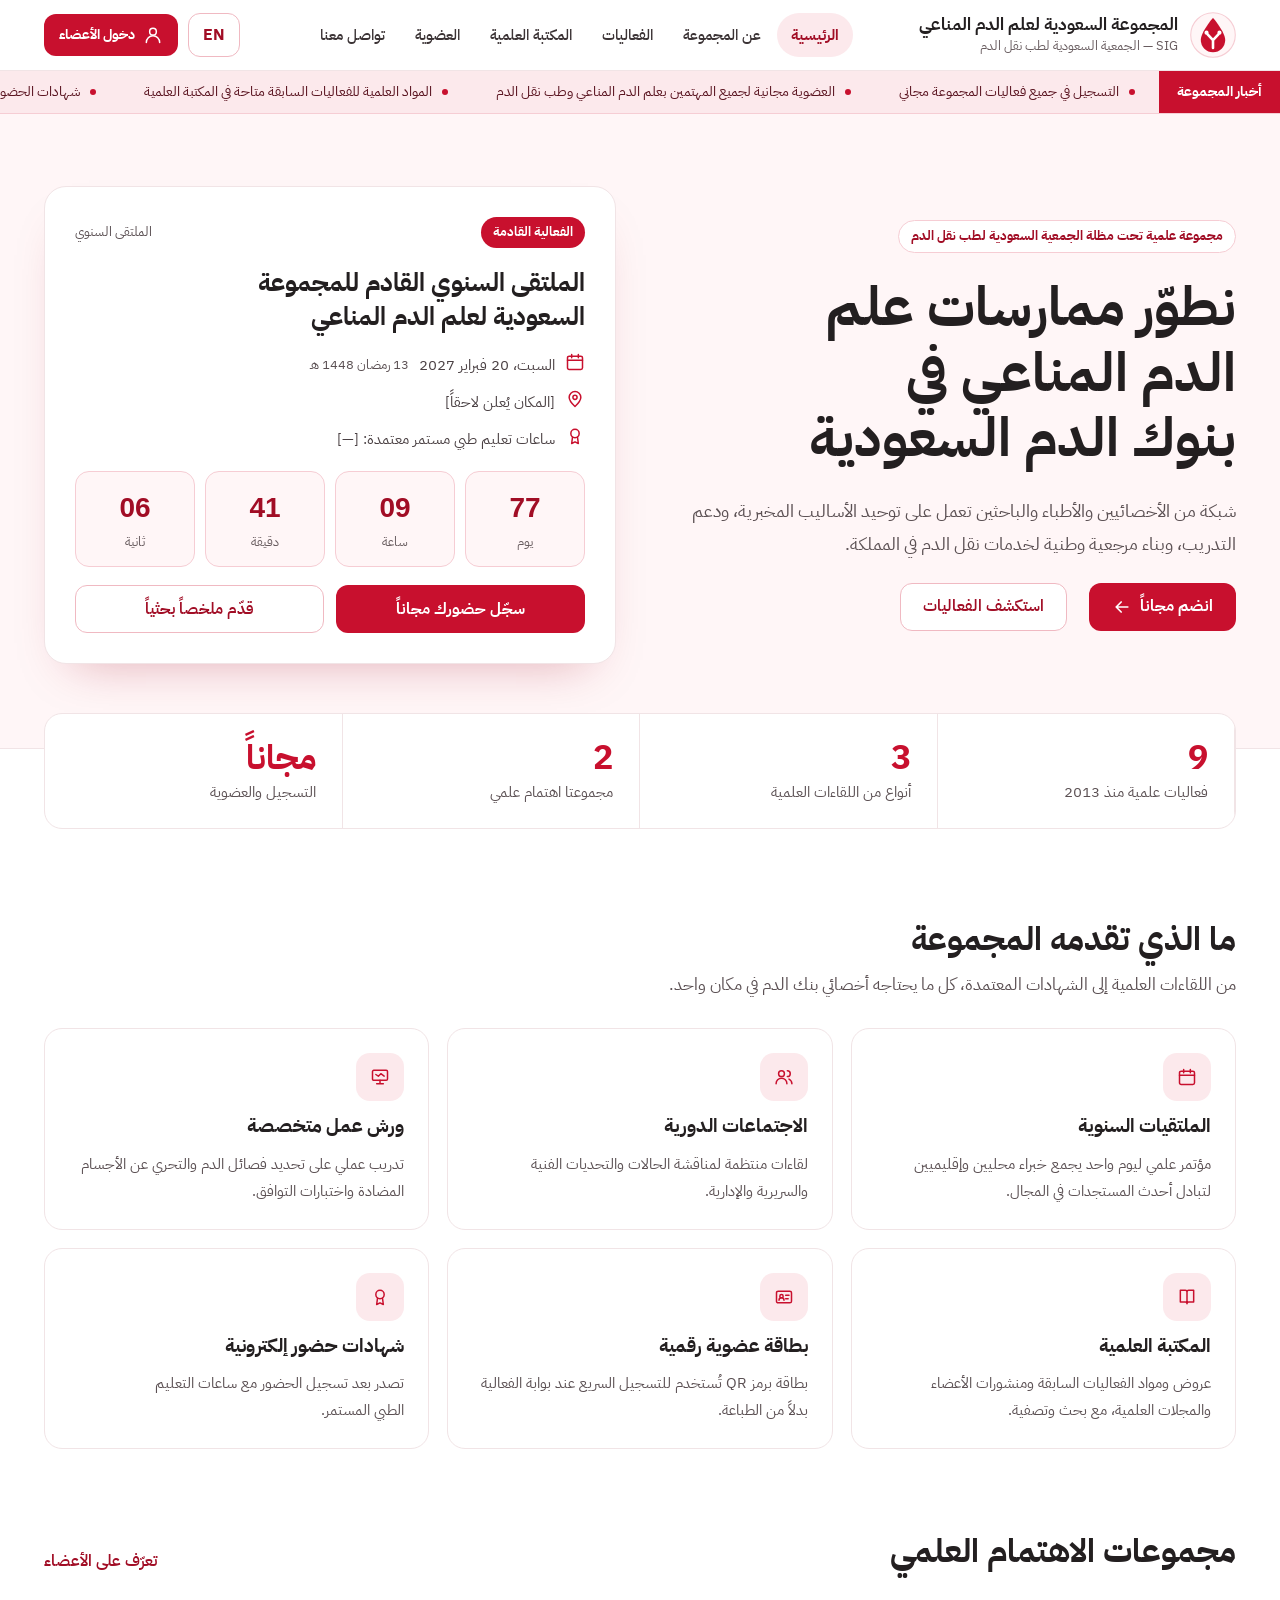
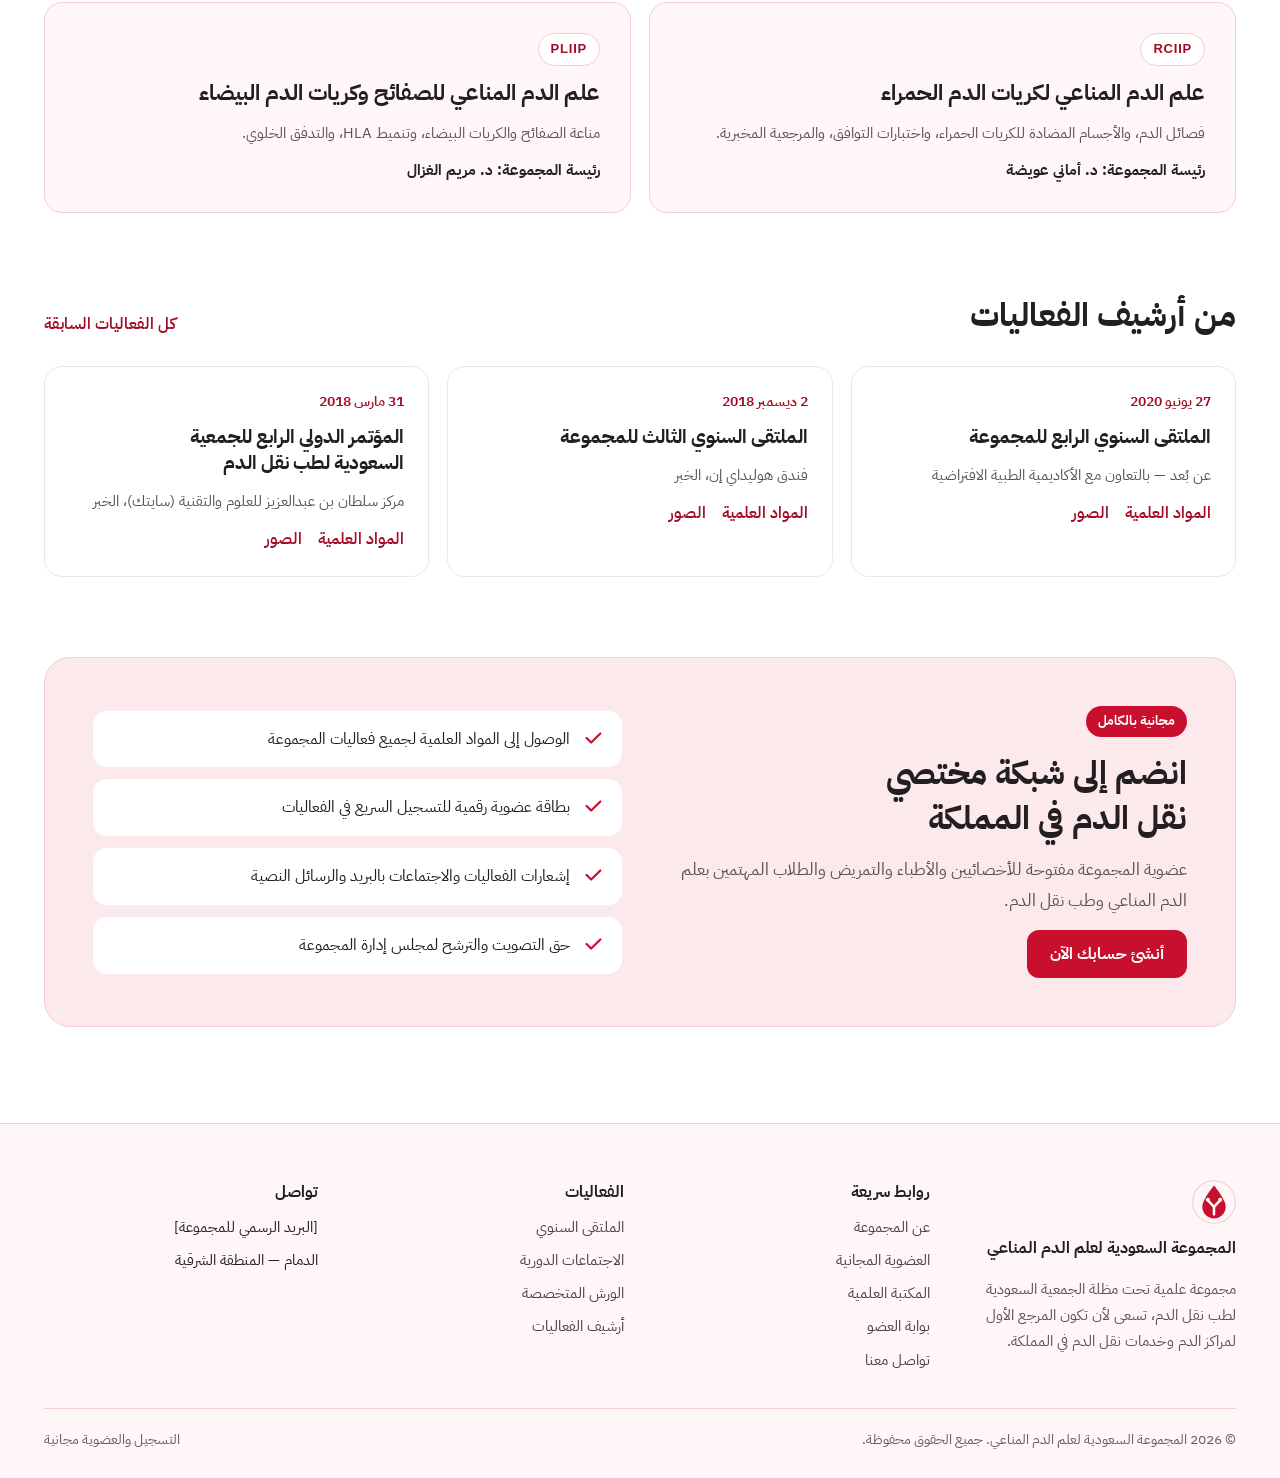
<file: index.html>
<!doctype html>
<html lang="ar" dir="rtl">
<head>
<meta charset="utf-8">
<meta name="viewport" content="width=device-width, initial-scale=1">
<title data-en="Saudi Immunohaematology Group — SIG">المجموعة السعودية لعلم الدم المناعي — SIG</title>
<meta name="description" content="المجموعة السعودية لعلم الدم المناعي (SIG) — فعاليات علمية، مكتبة، عضوية وتسجيل مجاني لمختصي بنوك الدم وطب نقل الدم في المملكة.">
<meta name="theme-color" content="#C8102E">
<link rel="icon" href="assets/img/favicon.svg" type="image/svg+xml">
<link rel="preconnect" href="https://fonts.googleapis.com">
<link rel="preconnect" href="https://fonts.gstatic.com" crossorigin>
<link href="https://fonts.googleapis.com/css2?family=IBM+Plex+Sans+Arabic:wght@400;500;600;700&display=swap" rel="stylesheet">
<link rel="stylesheet" href="assets/css/style.css">
</head>
<body data-page="home">
<div id="site-header"></div>

<div class="ticker" aria-label="أخبار المجموعة" data-en-aria="SIG news">
  <div class="ticker-label" data-en="SIG News">أخبار المجموعة</div>
  <div class="ticker-viewport"><div class="ticker-track" id="ticker"></div></div>
</div>

<main>
  <section class="hero">
    <div class="container">
      <div class="stack" style="--gap:22px">
        <span class="tag tag-outline" data-en="A scientific group of the Saudi Society of Transfusion Medicine">مجموعة علمية تحت مظلة الجمعية السعودية لطب نقل الدم</span>
        <h1 data-en="Advancing immunohaematology practice across Saudi blood banks">نطوّر ممارسات علم الدم المناعي في بنوك الدم السعودية</h1>
        <p class="hero-text" data-en="A network of technologists, physicians and researchers standardising laboratory methods, supporting training and building a national reference for transfusion services in the Kingdom.">شبكة من الأخصائيين والأطباء والباحثين تعمل على توحيد الأساليب المخبرية، ودعم التدريب، وبناء مرجعية وطنية لخدمات نقل الدم في المملكة.</p>
        <div class="row">
          <a class="btn btn-primary" href="membership.html"><span data-en="Join for free">انضم مجاناً</span><svg class="icon" viewBox="0 0 24 24" fill="none" stroke="currentColor" stroke-width="2" stroke-linecap="round" stroke-linejoin="round" aria-hidden="true" style="transform:scaleX(var(--flip,1))"><path d="M5 12h14M13 6l6 6-6 6"/></svg></a>
          <a class="btn btn-outline" href="events.html" data-en="Explore events">استكشف الفعاليات</a>
        </div>
      </div>

      <article class="event-card" aria-live="polite">
        <div class="row between">
          <span class="tag tag-red" data-en="Next event">الفعالية القادمة</span>
          <span class="muted" style="font-size:13px" data-en="Annual Meeting">الملتقى السنوي</span>
        </div>
        <h2 id="ev-title">…</h2>
        <div class="meta-list">
          <div><span id="ev-cal-icon"></span><span id="ev-date"></span><span class="muted" style="font-size:13px" id="ev-hijri"></span></div>
          <div><span id="ev-pin-icon"></span><span id="ev-venue"></span></div>
          <div><span id="ev-cert-icon"></span><span id="ev-cme"></span></div>
        </div>
        <div class="countdown" id="countdown"></div>
        <div class="row">
          <a class="btn btn-primary" style="flex:1 1 180px" href="events.html#register" data-en="Register for free">سجّل حضورك مجاناً</a>
          <a class="btn btn-outline" style="flex:1 1 180px" href="events.html?mode=abstract#register" data-en="Submit an abstract">قدّم ملخصاً بحثياً</a>
        </div>
      </article>
    </div>
  </section>

  <div class="container">
    <div class="stats">
      <div><b>9</b><span data-en="scientific events since 2013">فعاليات علمية منذ 2013</span></div>
      <div><b>3</b><span data-en="event formats">أنواع من اللقاءات العلمية</span></div>
      <div><b>2</b><span data-en="scientific interest groups">مجموعتا اهتمام علمي</span></div>
      <div><b data-en="Free">مجاناً</b><span data-en="registration &amp; membership">التسجيل والعضوية</span></div>
    </div>
  </div>

  <section class="section container" style="padding-top:88px">
    <div class="section-head"><div>
      <h2 data-en="What SIG offers">ما الذي تقدمه المجموعة</h2>
      <p data-en="From scientific meetings to accredited certificates — everything a blood bank professional needs, in one place.">من اللقاءات العلمية إلى الشهادات المعتمدة، كل ما يحتاجه أخصائي بنك الدم في مكان واحد.</p>
    </div></div>
    <div class="grid" style="--min:340px" id="services"></div>
  </section>

  <section class="section container">
    <div class="section-head">
      <h2 data-en="Scientific interest groups">مجموعات الاهتمام العلمي</h2>
      <a href="about.html#groups" style="font-weight:600;text-decoration:none" data-en="Meet the members">تعرّف على الأعضاء</a>
    </div>
    <div class="grid" style="--min:460px">
      <article class="card card-rose" style="padding:30px">
        <span class="tag tag-outline code-tag">RCIIP</span>
        <h3 style="font-size:22px" data-en="Red Cell Immunohaematology">علم الدم المناعي لكريات الدم الحمراء</h3>
        <p data-en="Blood groups, red cell antibodies, compatibility testing and reference serology.">فصائل الدم، والأجسام المضادة للكريات الحمراء، واختبارات التوافق، والمرجعية المخبرية.</p>
        <strong style="font-size:14.5px" data-en="Chair: Dr. Amani Owaidah">رئيسة المجموعة: د. أماني عويضة</strong>
      </article>
      <article class="card card-rose" style="padding:30px">
        <span class="tag tag-outline code-tag">PLIIP</span>
        <h3 style="font-size:22px" data-en="Platelet &amp; Leucocyte Immunohaematology">علم الدم المناعي للصفائح وكريات الدم البيضاء</h3>
        <p data-en="Platelet and leucocyte immunology, HLA typing and flow cytometry.">مناعة الصفائح والكريات البيضاء، وتنميط HLA، والتدفق الخلوي.</p>
        <strong style="font-size:14.5px" data-en="Chair: Dr. Mariam Alghazal">رئيسة المجموعة: د. مريم الغزال</strong>
      </article>
    </div>
  </section>

  <section class="section container">
    <div class="section-head">
      <h2 data-en="From the events archive">من أرشيف الفعاليات</h2>
      <a href="events.html#archive" style="font-weight:600;text-decoration:none" data-en="All past events">كل الفعاليات السابقة</a>
    </div>
    <div class="grid" style="--min:340px" id="archive-highlights"></div>
  </section>

  <section class="section container" style="padding-bottom:0">
    <div class="cta-band">
      <div class="stack" style="--gap:14px">
        <span class="tag tag-red" data-en="Completely free">مجانية بالكامل</span>
        <h2 style="font-size:clamp(26px,2.6vw,34px)" data-en="Join the Kingdom’s transfusion medicine network">انضم إلى شبكة مختصي نقل الدم في المملكة</h2>
        <p class="muted" style="font-size:17px;line-height:1.8" data-en="Open to technologists, physicians, nurses and students interested in immunohaematology and transfusion medicine.">عضوية المجموعة مفتوحة للأخصائيين والأطباء والتمريض والطلاب المهتمين بعلم الدم المناعي وطب نقل الدم.</p>
        <a class="btn btn-primary" style="align-self:flex-start" href="membership.html" data-en="Create your account">أنشئ حسابك الآن</a>
      </div>
      <ul class="check-list">
        <li data-en="Access to scientific materials from every SIG event">الوصول إلى المواد العلمية لجميع فعاليات المجموعة</li>
        <li data-en="A digital membership card for fast event check-in">بطاقة عضوية رقمية للتسجيل السريع في الفعاليات</li>
        <li data-en="Event and meeting alerts by email and SMS">إشعارات الفعاليات والاجتماعات بالبريد والرسائل النصية</li>
        <li data-en="The right to vote and stand for the SIG board">حق التصويت والترشح لمجلس إدارة المجموعة</li>
      </ul>
    </div>
  </section>
</main>

<div id="site-footer"></div>
<script src="assets/js/config.js"></script>
<script src="assets/js/common.js"></script>
<script src="assets/js/store.js"></script>
<script src="assets/js/home.js"></script>
</body>
</html>
</file>
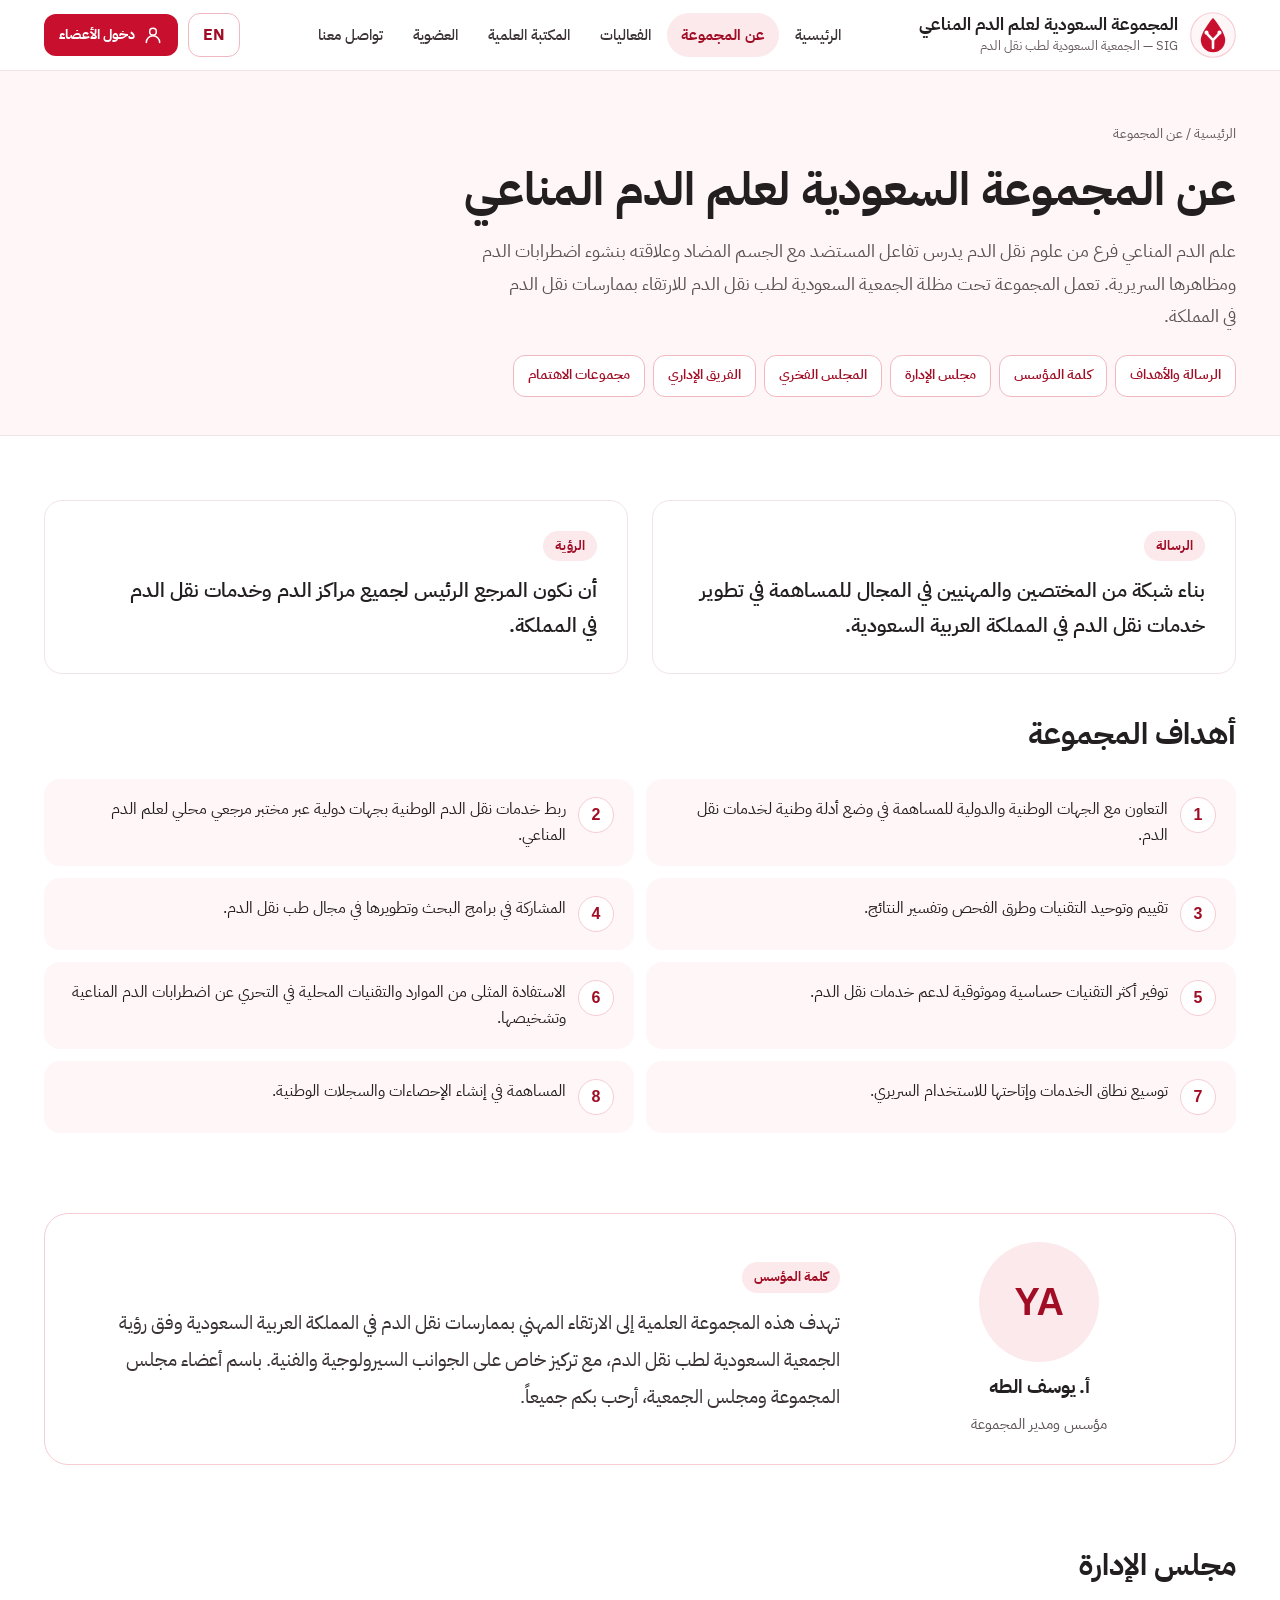
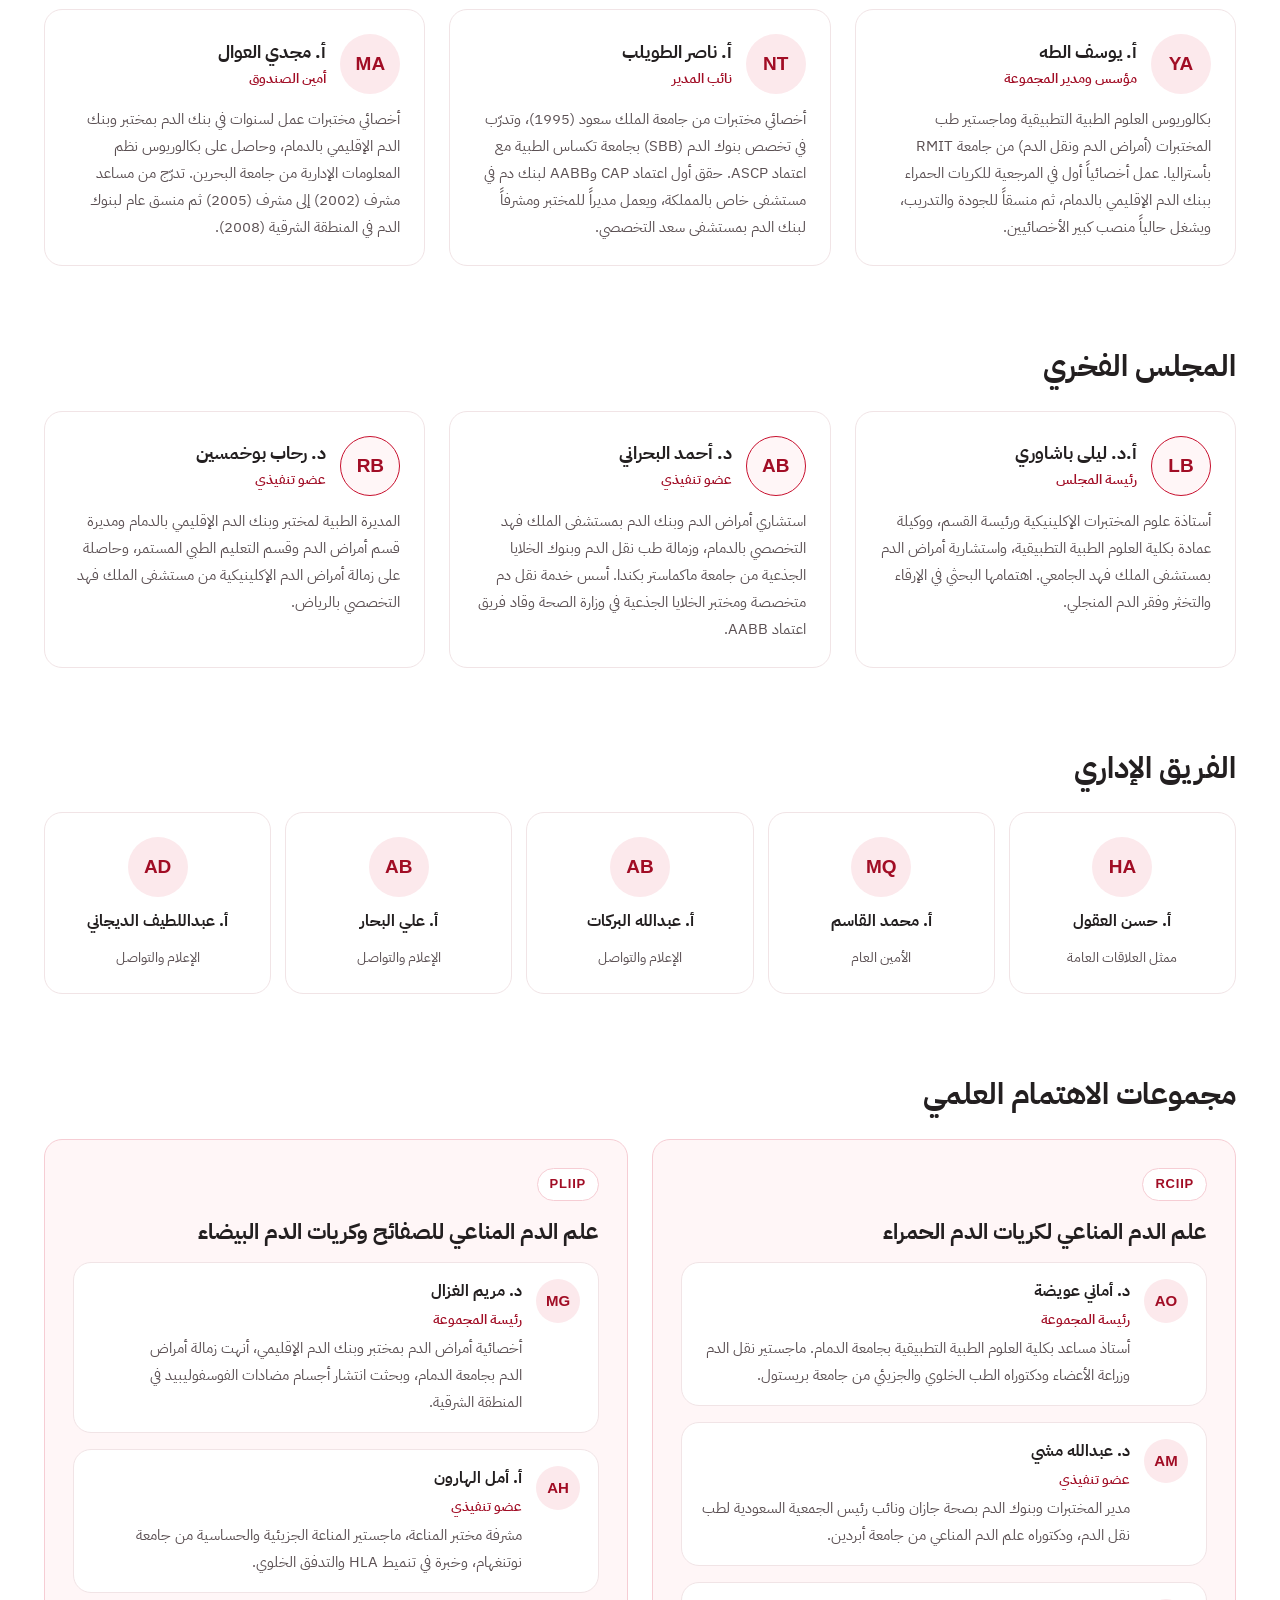
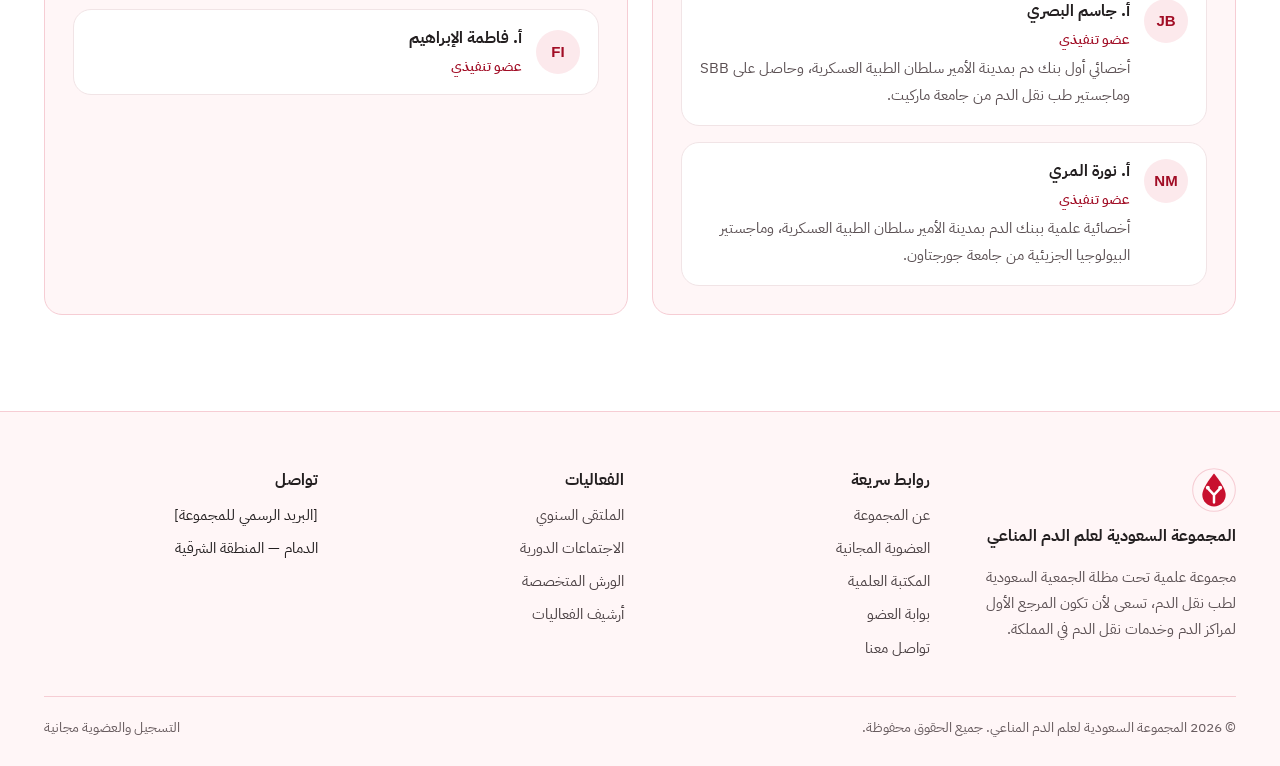
<file: about.html>
<!doctype html>
<html lang="ar" dir="rtl">
<head>
<meta charset="utf-8">
<meta name="viewport" content="width=device-width, initial-scale=1">
<title data-en="About — SIG">عن المجموعة — SIG</title>
<meta name="description" content="رسالة ورؤية وأهداف المجموعة السعودية لعلم الدم المناعي، ومجلس الإدارة والمجلس الفخري ومجموعات الاهتمام.">
<meta name="theme-color" content="#C8102E">
<link rel="icon" href="assets/img/favicon.svg" type="image/svg+xml">
<link rel="preconnect" href="https://fonts.googleapis.com">
<link rel="preconnect" href="https://fonts.gstatic.com" crossorigin>
<link href="https://fonts.googleapis.com/css2?family=IBM+Plex+Sans+Arabic:wght@400;500;600;700&display=swap" rel="stylesheet">
<link rel="stylesheet" href="assets/css/style.css">
</head>
<body data-page="about">
<div id="site-header"></div>
<main>
  <section class="page-hero"><div class="container">
    <span class="crumb" data-en="Home / About">الرئيسية / عن المجموعة</span>
    <h1 data-en="About the Saudi Immunohaematology Group">عن المجموعة السعودية لعلم الدم المناعي</h1>
    <p data-en="Immunohaematology is the branch of transfusion science that studies antigen–antibody reactions and their role in blood disorders. SIG works under the Saudi Society of Transfusion Medicine to raise transfusion practice across the Kingdom.">علم الدم المناعي فرع من علوم نقل الدم يدرس تفاعل المستضد مع الجسم المضاد وعلاقته بنشوء اضطرابات الدم ومظاهرها السريرية. تعمل المجموعة تحت مظلة الجمعية السعودية لطب نقل الدم للارتقاء بممارسات نقل الدم في المملكة.</p>
    <nav class="chips" aria-label="أقسام الصفحة" data-en-aria="Page sections" style="padding-top:8px">
      <a class="btn btn-outline btn-sm" href="#mission" data-en="Mission &amp; objectives">الرسالة والأهداف</a>
      <a class="btn btn-outline btn-sm" href="#founder" data-en="Founder">كلمة المؤسس</a>
      <a class="btn btn-outline btn-sm" href="#board" data-en="Board">مجلس الإدارة</a>
      <a class="btn btn-outline btn-sm" href="#honor" data-en="Honorary board">المجلس الفخري</a>
      <a class="btn btn-outline btn-sm" href="#admins" data-en="Admin team">الفريق الإداري</a>
      <a class="btn btn-outline btn-sm" href="#groups" data-en="Interest groups">مجموعات الاهتمام</a>
    </nav>
  </div></section>

  <div class="container stack" style="--gap:80px;padding-top:64px">
    <section id="mission" class="stack" style="--gap:24px">
      <div class="grid" style="--min:460px">
        <article class="card" style="padding:30px"><span class="tag tag-rose" data-en="Mission">الرسالة</span><p style="font-size:20px;line-height:1.75;font-weight:600;color:var(--ink)" data-en="To build a network of specialists and professionals contributing to the development of transfusion services in Saudi Arabia.">بناء شبكة من المختصين والمهنيين في المجال للمساهمة في تطوير خدمات نقل الدم في المملكة العربية السعودية.</p></article>
        <article class="card" style="padding:30px"><span class="tag tag-rose" data-en="Vision">الرؤية</span><p style="font-size:20px;line-height:1.75;font-weight:600;color:var(--ink)" data-en="To become the main reference point for all blood centres and transfusion services in the Kingdom.">أن نكون المرجع الرئيس لجميع مراكز الدم وخدمات نقل الدم في المملكة.</p></article>
      </div>
      <h2 style="font-size:30px;margin-top:16px" data-en="Our objectives">أهداف المجموعة</h2>
      <ol class="grid" style="--min:480px;--gap:12px;list-style:none;margin:0;padding:0">
        <li class="row" style="flex-wrap:nowrap;align-items:flex-start;background:var(--rose50);border-radius:16px;padding:18px 20px"><span class="num">1</span><span data-en="Cooperate with national and international bodies to help establish national transfusion guidelines.">التعاون مع الجهات الوطنية والدولية للمساهمة في وضع أدلة وطنية لخدمات نقل الدم.</span></li>
        <li class="row" style="flex-wrap:nowrap;align-items:flex-start;background:var(--rose50);border-radius:16px;padding:18px 20px"><span class="num">2</span><span data-en="Link national transfusion services with international partners through a local reference immunohaematology laboratory.">ربط خدمات نقل الدم الوطنية بجهات دولية عبر مختبر مرجعي محلي لعلم الدم المناعي.</span></li>
        <li class="row" style="flex-wrap:nowrap;align-items:flex-start;background:var(--rose50);border-radius:16px;padding:18px 20px"><span class="num">3</span><span data-en="Evaluate and standardise testing techniques, methods and interpretation.">تقييم وتوحيد التقنيات وطرق الفحص وتفسير النتائج.</span></li>
        <li class="row" style="flex-wrap:nowrap;align-items:flex-start;background:var(--rose50);border-radius:16px;padding:18px 20px"><span class="num">4</span><span data-en="Take part in and develop research programmes in transfusion medicine.">المشاركة في برامج البحث وتطويرها في مجال طب نقل الدم.</span></li>
        <li class="row" style="flex-wrap:nowrap;align-items:flex-start;background:var(--rose50);border-radius:16px;padding:18px 20px"><span class="num">5</span><span data-en="Provide the most sensitive and reliable techniques to support transfusion services.">توفير أكثر التقنيات حساسية وموثوقية لدعم خدمات نقل الدم.</span></li>
        <li class="row" style="flex-wrap:nowrap;align-items:flex-start;background:var(--rose50);border-radius:16px;padding:18px 20px"><span class="num">6</span><span data-en="Make the best use of local resources and technologies for screening and diagnosing immunohaematological disorders.">الاستفادة المثلى من الموارد والتقنيات المحلية في التحري عن اضطرابات الدم المناعية وتشخيصها.</span></li>
        <li class="row" style="flex-wrap:nowrap;align-items:flex-start;background:var(--rose50);border-radius:16px;padding:18px 20px"><span class="num">7</span><span data-en="Expand the scope of services and make them available for clinical use.">توسيع نطاق الخدمات وإتاحتها للاستخدام السريري.</span></li>
        <li class="row" style="flex-wrap:nowrap;align-items:flex-start;background:var(--rose50);border-radius:16px;padding:18px 20px"><span class="num">8</span><span data-en="Contribute to national statistics and registries.">المساهمة في إنشاء الإحصاءات والسجلات الوطنية.</span></li>
      </ol>
    </section>

    <section id="founder" class="panel panel-pad row" style="--gap:32px;align-items:center;border-color:var(--rose200)">
      <div class="stack" style="--gap:10px;align-items:center;text-align:center;flex:1 1 220px">
        <span class="avatar avatar-lg">YA</span>
        <strong style="font-size:19px" data-en="Mr. Yousef Al-Taha">أ. يوسف الطه</strong>
        <span class="muted" style="font-size:14.5px" data-en="SIG Founder &amp; Director">مؤسس ومدير المجموعة</span>
      </div>
      <blockquote class="stack" style="--gap:12px;margin:0;flex:3 1 420px">
        <span class="tag tag-rose" data-en="Founder’s message">كلمة المؤسس</span>
        <p style="font-size:18.5px;line-height:2;color:#3B3335" data-en="The aim of this scientific group is to drive the professional improvement of blood transfusion practice in Saudi Arabia, in line with the vision of the Saudi Society of Transfusion Medicine, with strong emphasis on serological and technical issues. On behalf of the SIG and SSTM board members, I welcome you all.">تهدف هذه المجموعة العلمية إلى الارتقاء المهني بممارسات نقل الدم في المملكة العربية السعودية وفق رؤية الجمعية السعودية لطب نقل الدم، مع تركيز خاص على الجوانب السيرولوجية والفنية. باسم أعضاء مجلس المجموعة ومجلس الجمعية، أرحب بكم جميعاً.</p>
      </blockquote>
    </section>

    <section id="board" class="stack" style="--gap:24px">
      <h2 style="font-size:30px" data-en="Board members">مجلس الإدارة</h2>
      <div class="grid" style="--min:360px">
        <article class="card"><div class="person"><span class="avatar">YA</span><div><strong data-en="Mr. Yousef Al-Taha">أ. يوسف الطه</strong><span class="role" data-en="Founder &amp; Director">مؤسس ومدير المجموعة</span></div></div>
          <p data-en="BSc Applied Medical Science and Master of Laboratory Medicine (Haematology &amp; Transfusion Science), RMIT University. Former senior technologist in red cell reference at Dammam Regional Blood Bank, then quality coordinator and training officer; now chief technologist.">بكالوريوس العلوم الطبية التطبيقية وماجستير طب المختبرات (أمراض الدم ونقل الدم) من جامعة RMIT بأستراليا. عمل أخصائياً أول في المرجعية للكريات الحمراء ببنك الدم الإقليمي بالدمام، ثم منسقاً للجودة والتدريب، ويشغل حالياً منصب كبير الأخصائيين.</p></article>
        <article class="card"><div class="person"><span class="avatar">NT</span><div><strong data-en="Mr. Nasser Al Towaileb">أ. ناصر الطويلب</strong><span class="role" data-en="Deputy Director">نائب المدير</span></div></div>
          <p data-en="Clinical Laboratory Scientist, King Saud University (1995); SBB training at UTMB Galveston with ASCP certification. Achieved the first CAP and AABB accreditation for a private-hospital blood bank in the Kingdom; laboratory manager and blood bank supervisor at Saad Specialist Hospital.">أخصائي مختبرات من جامعة الملك سعود (1995)، وتدرّب في تخصص بنوك الدم (SBB) بجامعة تكساس الطبية مع اعتماد ASCP. حقق أول اعتماد CAP وAABB لبنك دم في مستشفى خاص بالمملكة، ويعمل مديراً للمختبر ومشرفاً لبنك الدم بمستشفى سعد التخصصي.</p></article>
        <article class="card"><div class="person"><span class="avatar">MA</span><div><strong data-en="Mr. Majdi Awal">أ. مجدي العوال</strong><span class="role" data-en="Treasurer">أمين الصندوق</span></div></div>
          <p data-en="Medical laboratory technician at Dammam Regional Laboratory and Blood Bank; BSc Business Information Systems, University of Bahrain. Assistant supervisor (2002), supervisor (2005) and general coordinator of Eastern Province blood banks (2008).">أخصائي مختبرات عمل لسنوات في بنك الدم بمختبر وبنك الدم الإقليمي بالدمام، وحاصل على بكالوريوس نظم المعلومات الإدارية من جامعة البحرين. تدرّج من مساعد مشرف (2002) إلى مشرف (2005) ثم منسق عام لبنوك الدم في المنطقة الشرقية (2008).</p></article>
      </div>
    </section>

    <section id="honor" class="stack" style="--gap:24px">
      <h2 style="font-size:30px" data-en="Honorary board">المجلس الفخري</h2>
      <div class="grid" style="--min:360px">
        <article class="card"><div class="person"><span class="avatar" style="background:var(--rose50);border:1.5px solid var(--red)">LB</span><div><strong data-en="Prof. Layla Bashawri">أ.د. ليلى باشاوري</strong><span class="role" data-en="Chairperson">رئيسة المجلس</span></div></div>
          <p data-en="Professor and chair of Clinical Laboratory Sciences, vice dean at the College of Applied Medical Sciences and consultant haematopathologist at KFHU, with research interests in haemostasis, thrombosis and sickle cell disease.">أستاذة علوم المختبرات الإكلينيكية ورئيسة القسم، ووكيلة عمادة بكلية العلوم الطبية التطبيقية، واستشارية أمراض الدم بمستشفى الملك فهد الجامعي. اهتمامها البحثي في الإرقاء والتخثر وفقر الدم المنجلي.</p></article>
        <article class="card"><div class="person"><span class="avatar" style="background:var(--rose50);border:1.5px solid var(--red)">AB</span><div><strong data-en="Dr. Ahmed Al-Bahrani">د. أحمد البحراني</strong><span class="role" data-en="Executive member">عضو تنفيذي</span></div></div>
          <p data-en="Consultant haematopathologist and blood bank at King Fahad Specialist Hospital, Dammam; fellowship in transfusion medicine and stem cell banking, McMaster University. Established a specialised transfusion service and the MOH stem cell lab, and led AABB accreditation.">استشاري أمراض الدم وبنك الدم بمستشفى الملك فهد التخصصي بالدمام، وزمالة طب نقل الدم وبنوك الخلايا الجذعية من جامعة ماكماستر بكندا. أسس خدمة نقل دم متخصصة ومختبر الخلايا الجذعية في وزارة الصحة وقاد فريق اعتماد AABB.</p></article>
        <article class="card"><div class="person"><span class="avatar" style="background:var(--rose50);border:1.5px solid var(--red)">RB</span><div><strong data-en="Dr. Rehab Bo Kamssen">د. رحاب بوخمسين</strong><span class="role" data-en="Executive member">عضو تنفيذي</span></div></div>
          <p data-en="Medical Director of Dammam Regional Laboratory and Blood Bank, director of the Haematology and CME departments, with a fellowship in clinical haematopathology from King Fahad Specialist Hospital, Riyadh.">المديرة الطبية لمختبر وبنك الدم الإقليمي بالدمام ومديرة قسم أمراض الدم وقسم التعليم الطبي المستمر، وحاصلة على زمالة أمراض الدم الإكلينيكية من مستشفى الملك فهد التخصصي بالرياض.</p></article>
      </div>
    </section>

    <section id="admins" class="stack" style="--gap:24px">
      <h2 style="font-size:30px" data-en="Administrative team">الفريق الإداري</h2>
      <div class="grid" style="--min:210px;--gap:14px">
        <article class="card" style="align-items:center;text-align:center"><span class="avatar">HA</span><strong data-en="Mr. Hasan Alagoul">أ. حسن العقول</strong><span class="muted" style="font-size:14px" data-en="General Relations Representative">ممثل العلاقات العامة</span></article>
        <article class="card" style="align-items:center;text-align:center"><span class="avatar">MQ</span><strong data-en="Mr. Mohammed Alqasem">أ. محمد القاسم</strong><span class="muted" style="font-size:14px" data-en="General Secretary">الأمين العام</span></article>
        <article class="card" style="align-items:center;text-align:center"><span class="avatar">AB</span><strong data-en="Mr. Abdullah Al-Barakat">أ. عبدالله البركات</strong><span class="muted" style="font-size:14px" data-en="Media &amp; Communication">الإعلام والتواصل</span></article>
        <article class="card" style="align-items:center;text-align:center"><span class="avatar">AB</span><strong data-en="Mr. Ali Al-Bahar">أ. علي البحار</strong><span class="muted" style="font-size:14px" data-en="Media &amp; Communication">الإعلام والتواصل</span></article>
        <article class="card" style="align-items:center;text-align:center"><span class="avatar">AD</span><strong data-en="Mr. Abdulatif Al-Deejani">أ. عبداللطيف الديجاني</strong><span class="muted" style="font-size:14px" data-en="Media &amp; Communication">الإعلام والتواصل</span></article>
      </div>
    </section>

    <section id="groups" class="stack" style="--gap:24px">
      <h2 style="font-size:30px" data-en="Scientific interest groups">مجموعات الاهتمام العلمي</h2>
      <div class="grid" style="--min:480px">
        <article class="card card-rose" style="padding:28px;gap:16px">
          <span class="tag tag-outline code-tag">RCIIP</span>
          <h3 style="font-size:22px" data-en="Red Cell Immunohaematology">علم الدم المناعي لكريات الدم الحمراء</h3>
          <div class="card" style="padding:16px 18px"><div class="person" style="align-items:flex-start"><span class="avatar avatar-sm">AO</span><div class="stack" style="--gap:4px"><strong style="font-size:16px" data-en="Dr. Amani Owaidah">د. أماني عويضة</strong><span class="role" data-en="Chairperson">رئيسة المجموعة</span><p data-en="Assistant professor, College of Applied Medical Sciences, University of Dammam. MSc Transfusion &amp; Transplantation Sciences and PhD Cellular &amp; Molecular Medicine, University of Bristol.">أستاذ مساعد بكلية العلوم الطبية التطبيقية بجامعة الدمام. ماجستير نقل الدم وزراعة الأعضاء ودكتوراه الطب الخلوي والجزيئي من جامعة بريستول.</p></div></div></div>
          <div class="card" style="padding:16px 18px"><div class="person" style="align-items:flex-start"><span class="avatar avatar-sm">AM</span><div class="stack" style="--gap:4px"><strong style="font-size:16px" data-en="Dr. Abdullah Meshi">د. عبدالله مشي</strong><span class="role" data-en="Executive member">عضو تنفيذي</span><p data-en="Director of laboratories and blood banks, Jazan Health, and vice president of the SSTM; PhD in immunohaematology, University of Aberdeen.">مدير المختبرات وبنوك الدم بصحة جازان ونائب رئيس الجمعية السعودية لطب نقل الدم، ودكتوراه علم الدم المناعي من جامعة أبردين.</p></div></div></div>
          <div class="card" style="padding:16px 18px"><div class="person" style="align-items:flex-start"><span class="avatar avatar-sm">JB</span><div class="stack" style="--gap:4px"><strong style="font-size:16px" data-en="Mr. Jasem AlBasri">أ. جاسم البصري</strong><span class="role" data-en="Executive member">عضو تنفيذي</span><p data-en="Senior blood bank specialist at Prince Sultan Military Medical City; SBB and MSc Transfusion Medicine, Marquette University.">أخصائي أول بنك دم بمدينة الأمير سلطان الطبية العسكرية، وحاصل على SBB وماجستير طب نقل الدم من جامعة ماركيت.</p></div></div></div>
          <div class="card" style="padding:16px 18px"><div class="person" style="align-items:flex-start"><span class="avatar avatar-sm">NM</span><div class="stack" style="--gap:4px"><strong style="font-size:16px" data-en="Ms. Nourah Al-Marry">أ. نورة المري</strong><span class="role" data-en="Executive member">عضو تنفيذي</span><p data-en="Medical scientist in the blood bank of Prince Sultan Military Medical City; MSc Molecular Biology, Georgetown University.">أخصائية علمية ببنك الدم بمدينة الأمير سلطان الطبية العسكرية، وماجستير البيولوجيا الجزيئية من جامعة جورجتاون.</p></div></div></div>
        </article>
        <article class="card card-rose" style="padding:28px;gap:16px">
          <span class="tag tag-outline code-tag">PLIIP</span>
          <h3 style="font-size:22px" data-en="Platelet &amp; Leucocyte Immunohaematology">علم الدم المناعي للصفائح وكريات الدم البيضاء</h3>
          <div class="card" style="padding:16px 18px"><div class="person" style="align-items:flex-start"><span class="avatar avatar-sm">MG</span><div class="stack" style="--gap:4px"><strong style="font-size:16px" data-en="Dr. Mariam Alghazal">د. مريم الغزال</strong><span class="role" data-en="Chairperson">رئيسة المجموعة</span><p data-en="Haematopathology specialist at the Regional Laboratory and Blood Bank; completed the University of Dammam haematopathology fellowship, researching antiphospholipid antibodies in the Eastern Province.">أخصائية أمراض الدم بمختبر وبنك الدم الإقليمي، أنهت زمالة أمراض الدم بجامعة الدمام، وبحثت انتشار أجسام مضادات الفوسفوليبيد في المنطقة الشرقية.</p></div></div></div>
          <div class="card" style="padding:16px 18px"><div class="person" style="align-items:flex-start"><span class="avatar avatar-sm">AH</span><div class="stack" style="--gap:4px"><strong style="font-size:16px" data-en="Ms. Amal Haroon">أ. أمل الهارون</strong><span class="role" data-en="Executive member">عضو تنفيذي</span><p data-en="Immunology lab supervisor; MSc Molecular Immunology &amp; Allergy, University of Nottingham, with experience in HLA typing and flow cytometry.">مشرفة مختبر المناعة، ماجستير المناعة الجزيئية والحساسية من جامعة نوتنغهام، وخبرة في تنميط HLA والتدفق الخلوي.</p></div></div></div>
          <div class="card" style="padding:16px 18px"><div class="person"><span class="avatar avatar-sm">FI</span><div class="stack" style="--gap:4px"><strong style="font-size:16px" data-en="Ms. Fatimah Al-Ibrahim">أ. فاطمة الإبراهيم</strong><span class="role" data-en="Executive member">عضو تنفيذي</span></div></div></div>
        </article>
      </div>
    </section>
  </div>
</main>
<div id="site-footer"></div>
<script src="assets/js/config.js"></script>
<script src="assets/js/common.js"></script>
</body>
</html>
</file>
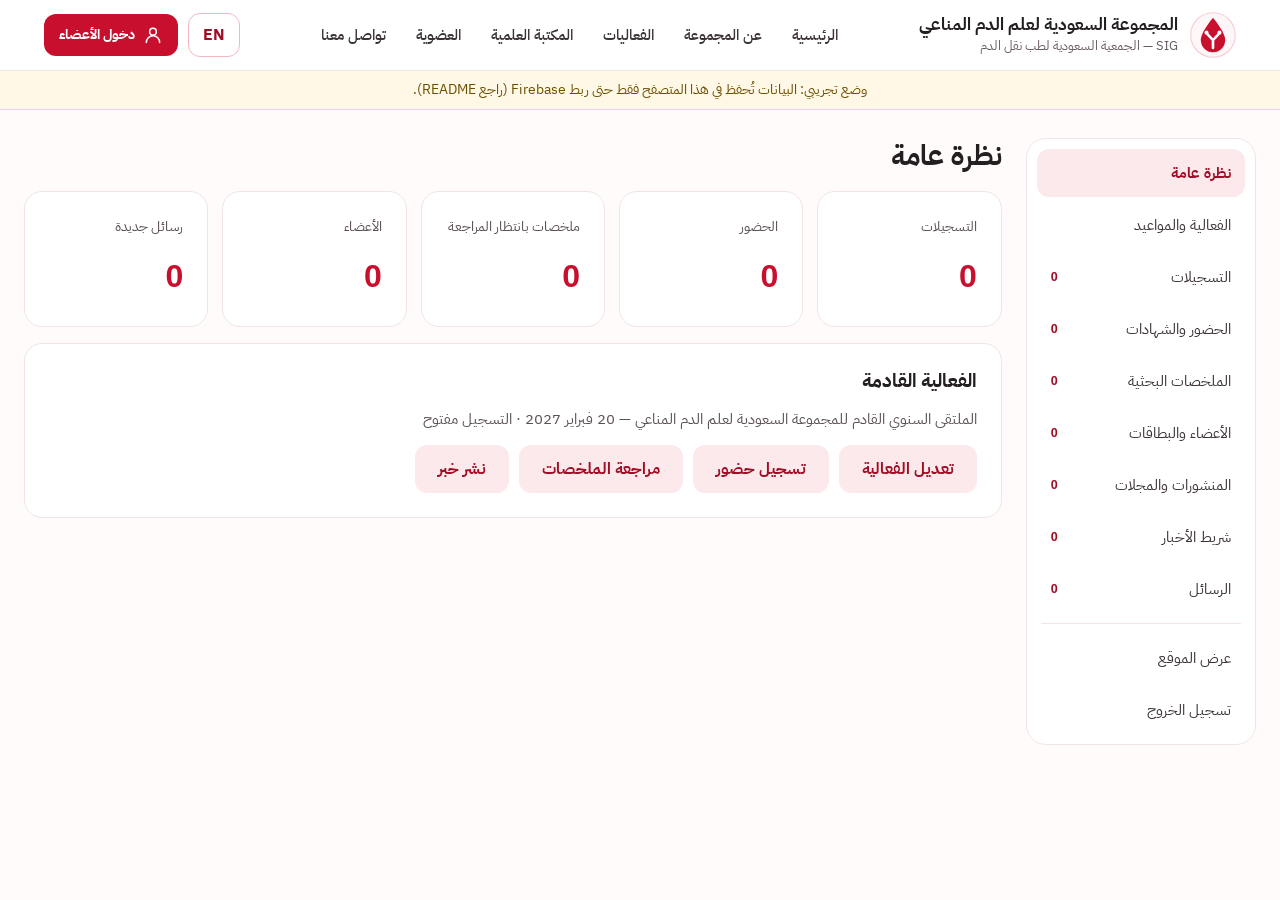
<file: admin.html>
<!doctype html>
<html lang="ar" dir="rtl">
<head>
<meta charset="utf-8">
<meta name="viewport" content="width=device-width, initial-scale=1">
<title data-en="Dashboard — SIG">لوحة التحكم — SIG</title>
<meta name="robots" content="noindex">
<meta name="theme-color" content="#C8102E">
<link rel="icon" href="assets/img/favicon.svg" type="image/svg+xml">
<link rel="preconnect" href="https://fonts.googleapis.com">
<link rel="preconnect" href="https://fonts.gstatic.com" crossorigin>
<link href="https://fonts.googleapis.com/css2?family=IBM+Plex+Sans+Arabic:wght@400;500;600;700&display=swap" rel="stylesheet">
<link rel="stylesheet" href="assets/css/style.css">
</head>
<body data-page="admin" class="soft" data-demo-note>
<div id="site-header"></div>
<main class="container" style="max-width:1360px;padding-top:28px">
  <p id="loading" class="muted" data-en="Loading…">جارٍ التحميل…</p>
  <div id="guard" class="hidden" style="max-width:560px;margin:32px auto"></div>

  <div id="admin-view" class="split hidden" style="gap:24px">
    <nav class="side-nav" style="flex:1 1 230px;min-width:0" id="admin-nav" aria-label="أقسام لوحة التحكم" data-en-aria="Dashboard sections"></nav>
    <div style="flex:999 1 720px;min-width:0" class="stack" id="admin-main"></div>
  </div>
</main>
<script src="assets/vendor/qrcode.js"></script>
<script src="assets/js/config.js"></script>
<script src="assets/js/common.js"></script>
<script src="assets/js/store.js"></script>
<script src="assets/js/admin.js"></script>
</body>
</html>
</file>
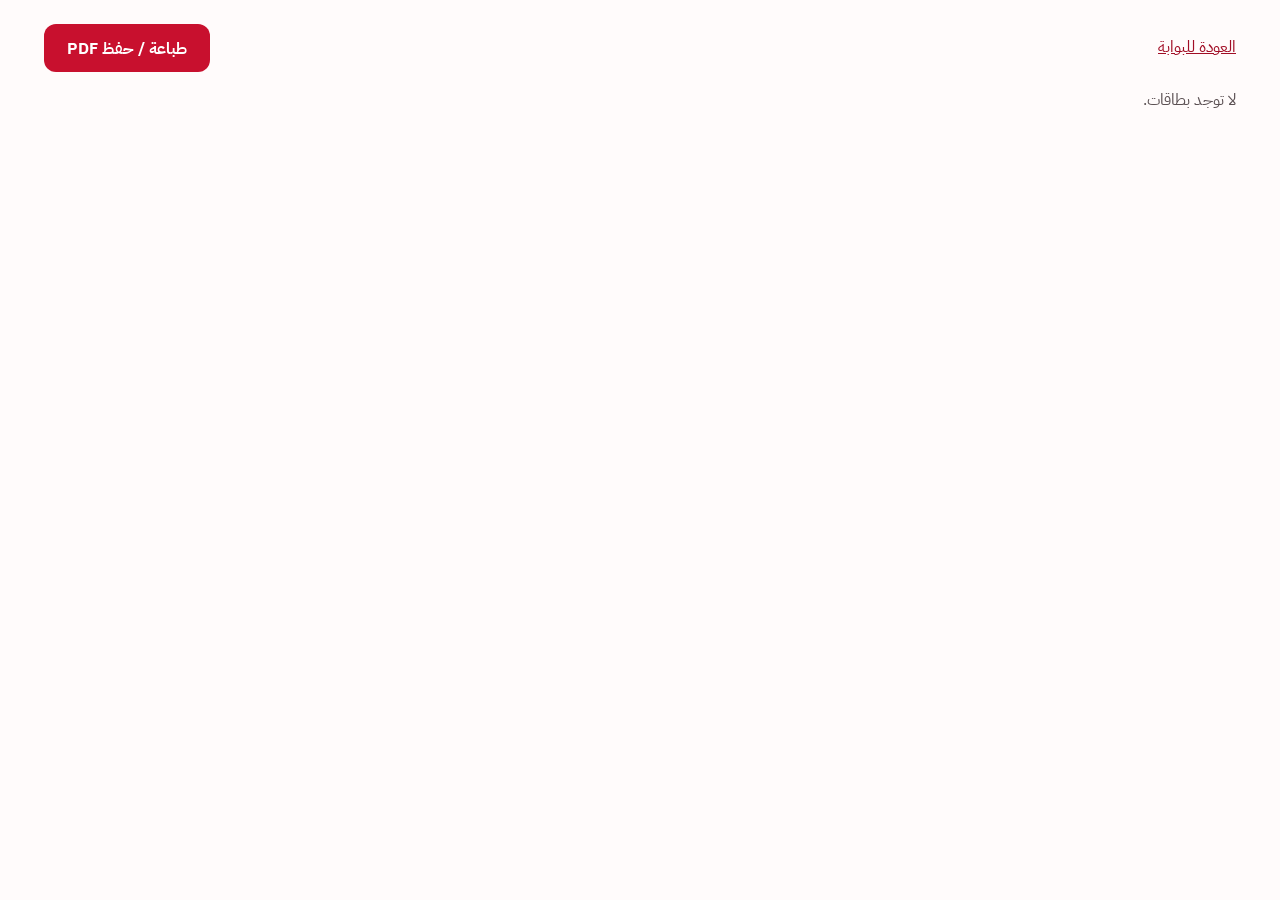
<file: card.html>
<!doctype html>
<html lang="ar" dir="rtl">
<head>
<meta charset="utf-8">
<meta name="viewport" content="width=device-width, initial-scale=1">
<title data-en="Membership card — SIG">بطاقة العضوية — SIG</title>
<meta name="robots" content="noindex">
<link rel="icon" href="assets/img/favicon.svg" type="image/svg+xml">
<link rel="preconnect" href="https://fonts.googleapis.com">
<link rel="preconnect" href="https://fonts.gstatic.com" crossorigin>
<link href="https://fonts.googleapis.com/css2?family=IBM+Plex+Sans+Arabic:wght@400;500;600;700&display=swap" rel="stylesheet">
<link rel="stylesheet" href="assets/css/style.css">
<style>
  .cards{display:grid;grid-template-columns:repeat(auto-fill,minmax(min(380px,100%),1fr));gap:20px;padding:24px 0}
  @media print{
    @page{size:A4;margin:10mm}
    .cards{grid-template-columns:repeat(2,85.6mm);gap:6mm;padding:0}
    .member-card{width:85.6mm;height:54mm;max-width:none;aspect-ratio:auto;padding:4mm;box-shadow:none;border:0.3mm solid #F6CDD4;border-radius:3mm;break-inside:avoid}
    .member-card strong{font-size:3.6mm !important}
    .member-card .qr svg{width:24mm !important;height:24mm !important}
  }
</style>
</head>
<body class="soft">
<main class="container">
  <div class="row between no-print" style="padding-top:24px">
    <a href="portal.html" data-en="Back to portal">العودة للبوابة</a>
    <button type="button" class="btn btn-primary" onclick="window.print()" data-en="Print / save PDF">طباعة / حفظ PDF</button>
  </div>
  <p id="msg" class="muted no-print" style="padding-top:16px" data-en="Loading…">جارٍ التحميل…</p>
  <div class="cards" id="cards"></div>
</main>
<script src="assets/vendor/qrcode.js"></script>
<script src="assets/js/config.js"></script>
<script src="assets/js/common.js"></script>
<script src="assets/js/store.js"></script>
<script>
(function () {
  const SIG = window.SIG, $ = SIG.$; let list = [];
  const paint = () => { $('#cards').innerHTML = list.map(SIG.memberCard).join(''); };
  document.addEventListener('sig:ready', async () => {
    try {
      const user = await SIG.store.currentUser();
      if (SIG.store.isFirebase && !user) { $('#msg').textContent = SIG.t('سجّل دخولك أولاً.', 'Please sign in first.'); return; }
      if (SIG.param('all')) list = await SIG.store.list('members');
      else { const m = await SIG.store.member(SIG.param('uid') || (user && user.uid)); if (m) list = [m]; }
      $('#msg').textContent = list.length ? '' : SIG.t('لا توجد بطاقات.', 'No cards found.');
      paint();
    } catch (e) { $('#msg').textContent = SIG.store.authError(e); }
  });
  document.addEventListener('sig:lang', paint);
})();
</script>
</body>
</html>
</file>
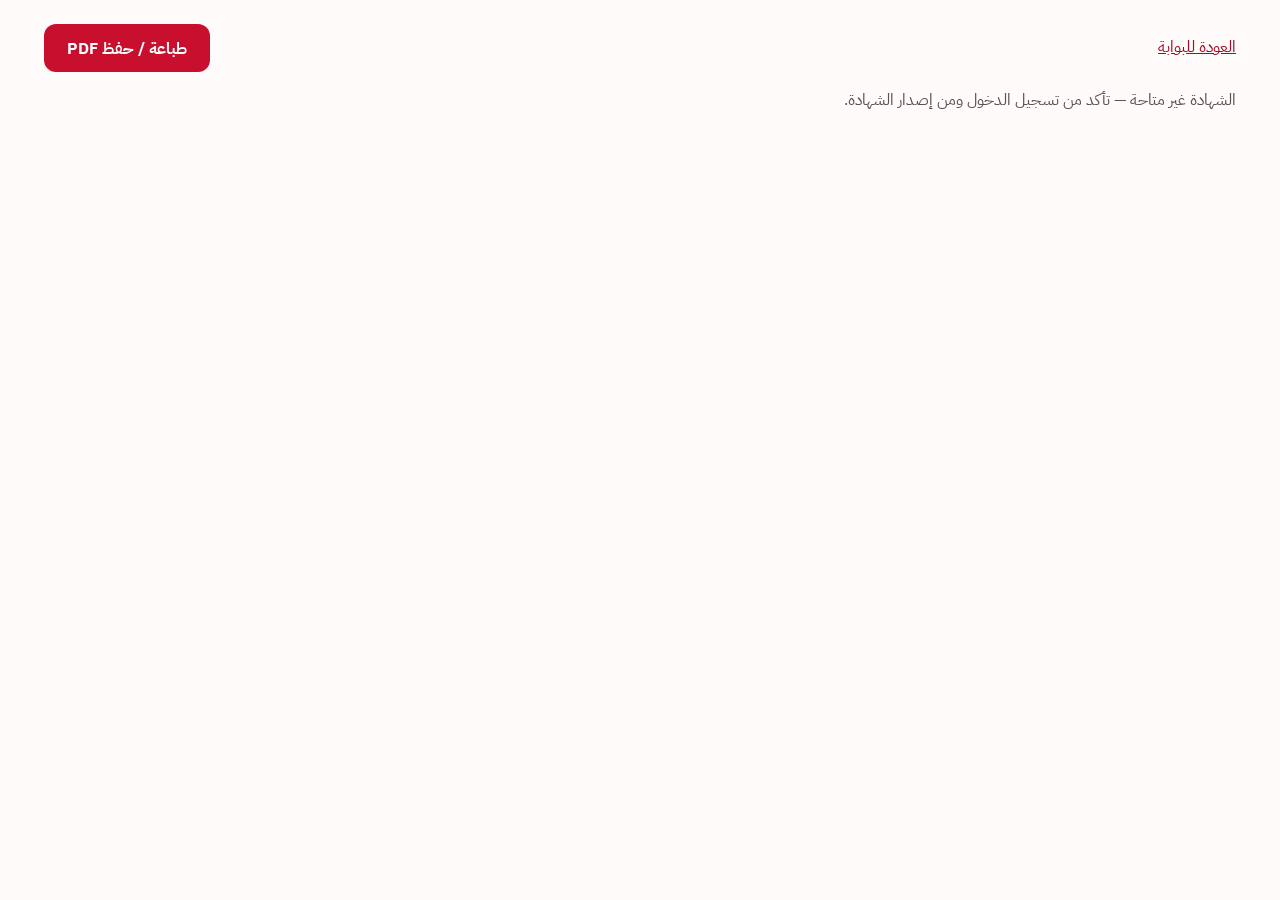
<file: certificate.html>
<!doctype html>
<html lang="ar" dir="rtl">
<head>
<meta charset="utf-8">
<meta name="viewport" content="width=device-width, initial-scale=1">
<title data-en="Certificate of attendance — SIG">شهادة حضور — SIG</title>
<meta name="robots" content="noindex">
<link rel="icon" href="assets/img/favicon.svg" type="image/svg+xml">
<link rel="preconnect" href="https://fonts.googleapis.com">
<link rel="preconnect" href="https://fonts.gstatic.com" crossorigin>
<link href="https://fonts.googleapis.com/css2?family=IBM+Plex+Sans+Arabic:wght@400;500;600;700&display=swap" rel="stylesheet">
<link rel="stylesheet" href="assets/css/style.css">
<style>
  .cert{background:#fff;border:1px solid var(--rose200);border-radius:20px;padding:clamp(24px,5vw,56px);margin:24px auto;max-width:1000px;aspect-ratio:1.414/1;display:flex;flex-direction:column;justify-content:space-between;gap:18px;position:relative;overflow:hidden;text-align:center}
  .cert::before{content:"";position:absolute;inset:14px;border:2px solid var(--rose200);border-radius:12px;pointer-events:none}
  .cert h1{font-size:clamp(26px,4vw,44px);color:var(--red-d)}
  .cert .name{font-size:clamp(24px,3.4vw,38px);font-weight:700;border-bottom:2px solid var(--rose200);display:inline-block;padding:0 24px 6px}
  .sig-row{display:flex;justify-content:space-around;gap:20px;flex-wrap:wrap}
  .sig-row div{min-width:180px;border-top:1px solid #CFC3C6;padding-top:8px;font-size:14px;color:var(--muted)}
  @media print{@page{size:A4 landscape;margin:0}body{background:#fff}.cert{margin:0;border:0;border-radius:0;width:297mm;height:210mm;max-width:none;aspect-ratio:auto}}
</style>
</head>
<body class="soft">
<main class="container">
  <div class="row between no-print" style="padding-top:24px">
    <a href="portal.html#certs" data-en="Back to portal">العودة للبوابة</a>
    <button type="button" class="btn btn-primary" onclick="window.print()" data-en="Print / save PDF">طباعة / حفظ PDF</button>
  </div>
  <p id="msg" class="muted no-print" style="padding-top:16px" data-en="Loading…">جارٍ التحميل…</p>
  <div id="cert"></div>
</main>
<script src="assets/vendor/qrcode.js"></script>
<script src="assets/js/config.js"></script>
<script src="assets/js/common.js"></script>
<script src="assets/js/store.js"></script>
<script>
(function () {
  const SIG = window.SIG, $ = SIG.$, t = SIG.t; let r = null;
  function paint() {
    if (!r) return;
    $('#cert').innerHTML = '<section class="cert"><div class="stack" style="--gap:10px;align-items:center">' + SIG.logo(72) +
      '<strong style="font-size:16px">' + t('المجموعة السعودية لعلم الدم المناعي', 'Saudi Immunohaematology Group') + '</strong><span class="muted" style="font-size:13px">' + t('الجمعية السعودية لطب نقل الدم', 'Saudi Society of Transfusion Medicine') + '</span></div>' +
      '<div class="stack" style="--gap:14px;align-items:center"><h1>' + t('شهادة حضور', 'Certificate of Attendance') + '</h1><p class="muted">' + t('تشهد المجموعة بأن', 'This is to certify that') + '</p>' +
      '<span class="name">' + SIG.esc(r.name) + '</span><p style="font-size:17px;line-height:1.9;max-width:680px">' + t('قد حضر/ت', 'attended') + ' <strong>' + SIG.esc(t(r.eventTitle, r.eventTitleEn || r.eventTitle)) + '</strong>' +
      (r.eventDate ? ' ' + t('بتاريخ', 'on') + ' ' + SIG.esc(SIG.fmtDate(r.eventDate)) : '') + (r.cmeHours ? ' — ' + SIG.esc(r.cmeHours) + ' ' + t('ساعة تعليم طبي مستمر', 'CME hours') : '') + '</p></div>' +
      '<div class="sig-row"><div>' + t('[رئيس اللجنة العلمية]', '[Scientific committee chair]') + '</div><div class="stack" style="--gap:6px;align-items:center;border:0"><span class="qr">' + SIG.qrSvg(r.ticket, 70) + '</span><span class="latin" style="font-size:12px">' + t('رمز التحقق: ', 'Verification: ') + SIG.esc(r.ticket) + '</span></div><div>' + t('[مدير المجموعة]', '[SIG Director]') + '</div></div></section>';
  }
  document.addEventListener('sig:ready', async () => {
    try {
      r = await SIG.store.get('registrations', SIG.param('id') || '');
      if (!r || !r.certIssued) { $('#msg').textContent = t('الشهادة غير متاحة — تأكد من تسجيل الدخول ومن إصدار الشهادة.', 'Certificate not available — make sure you are signed in and it has been issued.'); r = null; return; }
      $('#msg').textContent = ''; paint();
    } catch (e) { $('#msg').textContent = SIG.store.authError(e); }
  });
  document.addEventListener('sig:lang', paint);
})();
</script>
</body>
</html>
</file>
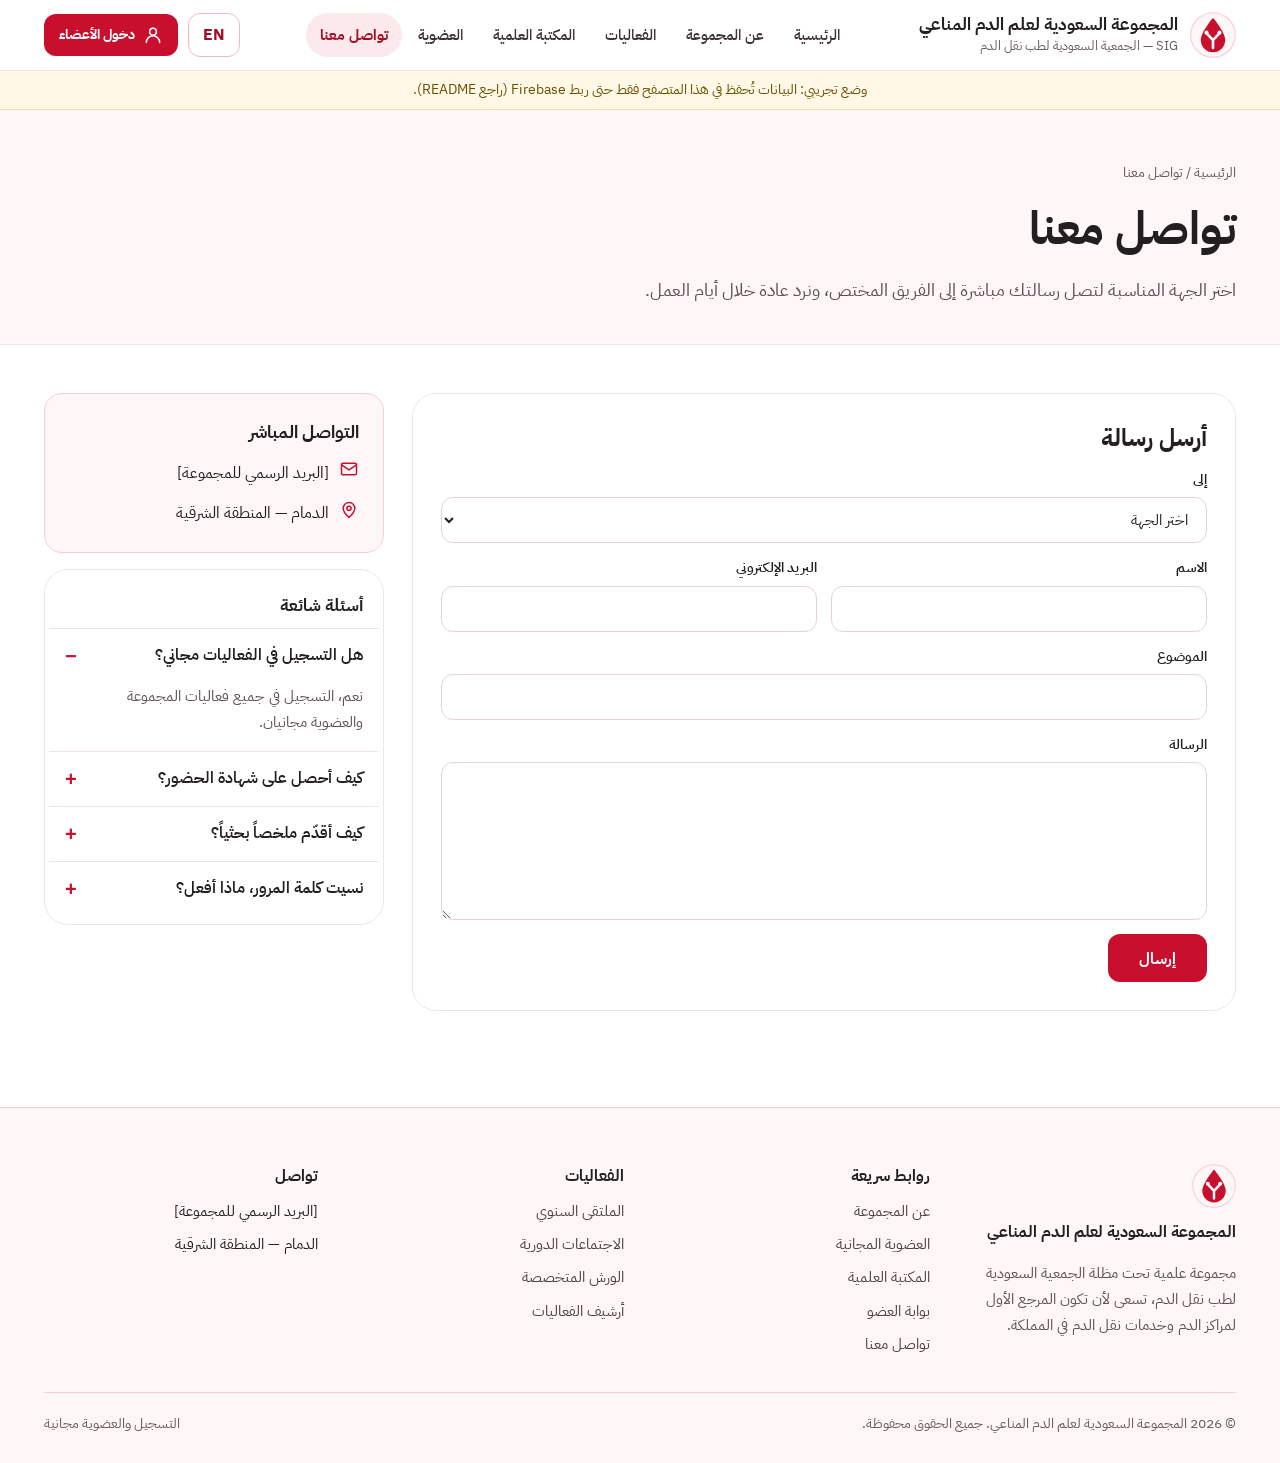
<file: contact.html>
<!doctype html>
<html lang="ar" dir="rtl">
<head>
<meta charset="utf-8">
<meta name="viewport" content="width=device-width, initial-scale=1">
<title data-en="Contact — SIG">تواصل معنا — SIG</title>
<meta name="description" content="تواصل مع فرق المجموعة السعودية لعلم الدم المناعي: الإدارة، التسجيل، اللجنة العلمية، الإعلام والرعاية.">
<meta name="theme-color" content="#C8102E">
<link rel="icon" href="assets/img/favicon.svg" type="image/svg+xml">
<link rel="preconnect" href="https://fonts.googleapis.com">
<link rel="preconnect" href="https://fonts.gstatic.com" crossorigin>
<link href="https://fonts.googleapis.com/css2?family=IBM+Plex+Sans+Arabic:wght@400;500;600;700&display=swap" rel="stylesheet">
<link rel="stylesheet" href="assets/css/style.css">
</head>
<body data-page="contact" data-demo-note>
<div id="site-header"></div>
<main>
  <section class="page-hero"><div class="container">
    <span class="crumb" data-en="Home / Contact">الرئيسية / تواصل معنا</span>
    <h1 data-en="Contact us">تواصل معنا</h1>
    <p data-en="Pick the right team so your message reaches them directly; we usually reply within working days.">اختر الجهة المناسبة لتصل رسالتك مباشرة إلى الفريق المختص، ونرد عادة خلال أيام العمل.</p>
  </div></section>

  <div class="container split" style="padding-top:48px">
    <form id="f-contact" class="main panel panel-pad form" novalidate>
      <h2 style="font-size:24px" data-en="Send a message">أرسل رسالة</h2>
      <label class="field"><span data-en="To">إلى</span>
        <select name="dept" required>
          <option value="" data-en="Choose a team">اختر الجهة</option>
          <option value="admin" data-en="Administration">الإدارة</option>
          <option value="reg" data-en="Registration &amp; membership">التسجيل والعضوية</option>
          <option value="sci" data-en="Scientific committee &amp; abstracts">اللجنة العلمية والملخصات</option>
          <option value="media" data-en="Media &amp; communication">الإعلام والتواصل</option>
          <option value="spons" data-en="Sponsorship &amp; partnerships">الرعاية والشراكات</option>
        </select>
      </label>
      <div class="grid" style="--min:240px;--gap:14px">
        <label class="field"><span data-en="Name">الاسم</span><input name="name" required autocomplete="name"></label>
        <label class="field"><span data-en="Email">البريد الإلكتروني</span><input name="email" type="email" required autocomplete="email" dir="ltr"></label>
      </div>
      <label class="field"><span data-en="Subject">الموضوع</span><input name="subject" required></label>
      <label class="field"><span data-en="Message">الرسالة</span><textarea name="message" required rows="6"></textarea></label>
      <div class="form-msg err hidden" role="alert"></div>
      <button type="submit" class="btn btn-primary" style="align-self:flex-start;padding:0 30px" data-en="Send">إرسال</button>
    </form>

    <div id="contact-done" class="main panel panel-pad stack hidden" style="--gap:14px;align-items:flex-start">
      <span class="success-icon" id="done-icon"></span>
      <h2 style="font-size:26px" data-en="Message received">وصلتنا رسالتك</h2>
      <p class="muted" data-en="The right team will get back to you by email.">سيتواصل معك الفريق المختص عبر البريد.</p>
      <button type="button" class="btn btn-outline" id="again" data-en="New message">رسالة جديدة</button>
    </div>

    <aside class="side stack" style="--gap:16px">
      <div class="card card-rose">
        <strong style="font-size:18px" data-en="Direct contact">التواصل المباشر</strong>
        <span class="row" style="--gap:10px"><span style="color:var(--red)" id="i-mail"></span><span id="contact-email"></span></span>
        <span class="row" style="--gap:10px"><span style="color:var(--red)" id="i-pin"></span><span data-en="Dammam — Eastern Province">الدمام — المنطقة الشرقية</span></span>
      </div>
      <div class="panel" style="padding:8px 4px">
        <strong style="display:block;font-size:17px;padding:14px 16px 8px" data-en="FAQ">أسئلة شائعة</strong>
        <details class="faq" open><summary data-en="Is event registration free?">هل التسجيل في الفعاليات مجاني؟</summary><p data-en="Yes — registration for all SIG events and membership are free.">نعم، التسجيل في جميع فعاليات المجموعة والعضوية مجانيان.</p></details>
        <details class="faq"><summary data-en="How do I get my certificate?">كيف أحصل على شهادة الحضور؟</summary><p data-en="After your QR code is scanned at the event, the certificate appears in your member portal with CME hours.">بعد مسح رمز QR عند بوابة الفعالية تظهر الشهادة في بوابة العضو مع ساعات التعليم المستمر.</p></details>
        <details class="faq"><summary data-en="How do I submit an abstract?">كيف أقدّم ملخصاً بحثياً؟</summary><p data-en="On the Events page choose Abstract, then track its status in the member portal.">من صفحة الفعاليات اختر «تقديم ملخص»، وتابع حالة الملخص من بوابة العضو.</p></details>
        <details class="faq"><summary data-en="I forgot my password">نسيت كلمة المرور، ماذا أفعل؟</summary><p data-en="Use Forgot password on the member login page to receive a reset link by email.">استخدم «نسيت كلمة المرور» في صفحة دخول الأعضاء ليصلك رابط إعادة التعيين على بريدك.</p></details>
      </div>
    </aside>
  </div>
</main>
<div id="site-footer"></div>
<script src="assets/js/config.js"></script>
<script src="assets/js/common.js"></script>
<script src="assets/js/store.js"></script>
<script>
(function () {
  const SIG = window.SIG, $ = SIG.$;
  const V = (f, k) => { const el = f.elements.namedItem(k); return el ? String(el.value).trim() : ''; };
  function paint() {
    const C = window.SIG_CONFIG || {};
    $('#contact-email').textContent = C.contactEmail || SIG.t('[البريد الرسمي للمجموعة]', '[Official group email]');
    $('#i-mail').innerHTML = SIG.icon.mail; $('#i-pin').innerHTML = SIG.icon.pin; $('#done-icon').innerHTML = SIG.icon.check;
  }
  document.addEventListener('sig:ready', () => {
    paint();
    $('#f-contact').addEventListener('submit', async (e) => {
      e.preventDefault(); const f = e.target; const msg = f.querySelector('.form-msg'); msg.classList.add('hidden');
      if (!f.checkValidity()) { f.reportValidity(); return; }
      const btn = f.querySelector('[type=submit]'); btn.disabled = true;
      try {
        await SIG.store.add('messages', { dept: V(f, 'dept'), name: V(f, 'name'), email: V(f, 'email').toLowerCase(), subject: V(f, 'subject'), message: V(f, 'message'), read: false });
        f.reset(); f.classList.add('hidden'); $('#contact-done').classList.remove('hidden');
      } catch (err) { msg.textContent = SIG.store.authError(err); msg.classList.remove('hidden'); }
      btn.disabled = false;
    });
    $('#again').addEventListener('click', () => { $('#contact-done').classList.add('hidden'); $('#f-contact').classList.remove('hidden'); });
  });
  document.addEventListener('sig:lang', paint);
})();
</script>
</body>
</html>
</file>
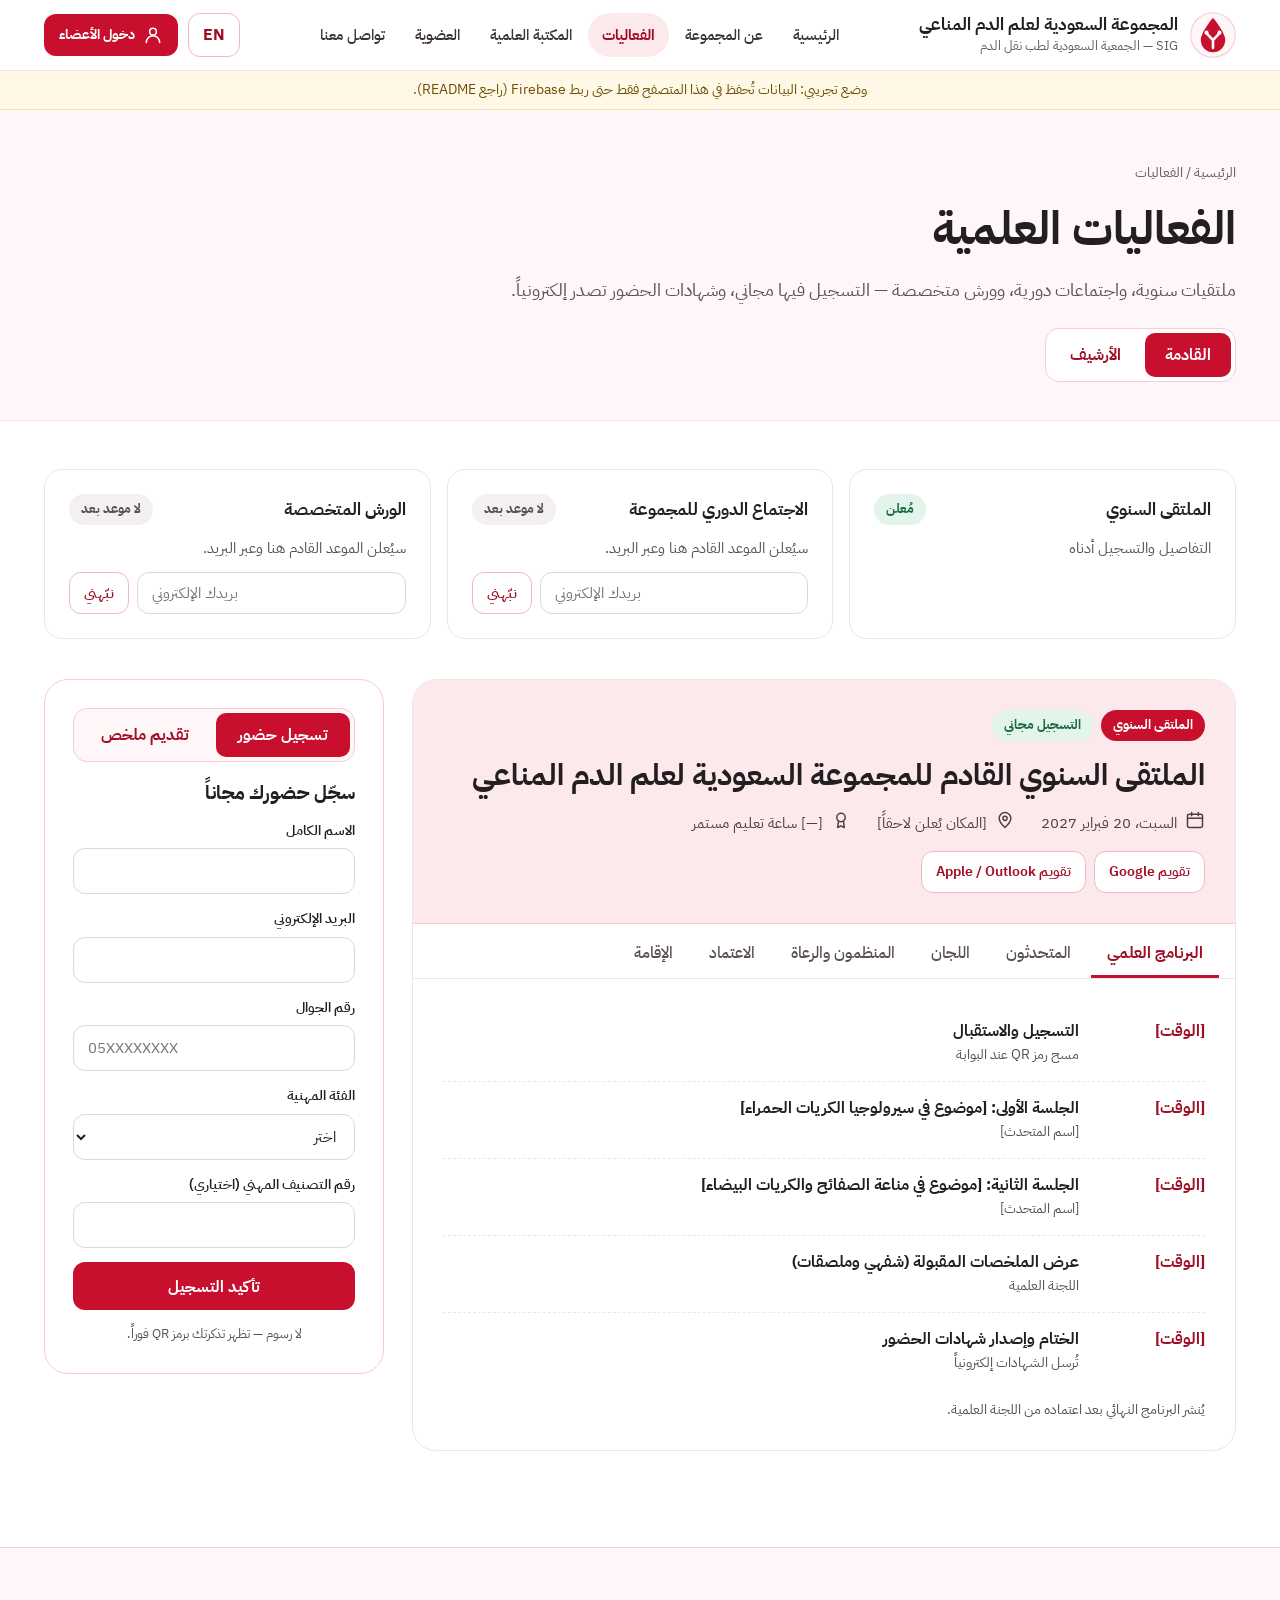
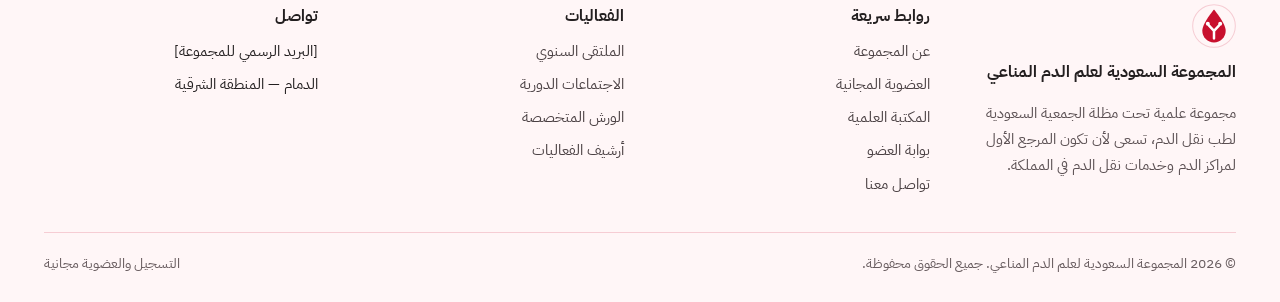
<file: events.html>
<!doctype html>
<html lang="ar" dir="rtl">
<head>
<meta charset="utf-8">
<meta name="viewport" content="width=device-width, initial-scale=1">
<title data-en="Events — SIG">الفعاليات — SIG</title>
<meta name="description" content="فعاليات المجموعة السعودية لعلم الدم المناعي: الملتقى السنوي والاجتماعات الدورية والورش، والتسجيل المجاني وتقديم الملخصات وأرشيف الفعاليات.">
<meta name="theme-color" content="#C8102E">
<link rel="icon" href="assets/img/favicon.svg" type="image/svg+xml">
<link rel="preconnect" href="https://fonts.googleapis.com">
<link rel="preconnect" href="https://fonts.gstatic.com" crossorigin>
<link href="https://fonts.googleapis.com/css2?family=IBM+Plex+Sans+Arabic:wght@400;500;600;700&display=swap" rel="stylesheet">
<link rel="stylesheet" href="assets/css/style.css">
</head>
<body data-page="events" data-demo-note>
<div id="site-header"></div>
<main>
  <section class="page-hero"><div class="container">
    <span class="crumb" data-en="Home / Events">الرئيسية / الفعاليات</span>
    <h1 data-en="Scientific events">الفعاليات العلمية</h1>
    <p data-en="Annual meetings, regular group meetings and specialised workshops — registration is free and certificates are issued online.">ملتقيات سنوية، واجتماعات دورية، وورش متخصصة — التسجيل فيها مجاني، وشهادات الحضور تصدر إلكترونياً.</p>
    <div class="seg" role="group" aria-label="عرض الفعاليات" data-en-aria="Events view" style="margin-top:8px">
      <button type="button" data-view="upcoming" aria-pressed="true" data-en="Upcoming">القادمة</button>
      <button type="button" data-view="archive" aria-pressed="false" data-en="Archive">الأرشيف</button>
    </div>
  </div></section>

  <div id="view-upcoming" class="container stack" style="--gap:40px;padding-top:48px">
    <div class="grid" style="--min:320px;--gap:16px" id="formats"></div>

    <div class="split">
      <article class="main panel" style="overflow:hidden">
        <div style="background:var(--rose100);padding:30px;display:flex;flex-direction:column;gap:14px;border-bottom:1px solid var(--rose200)">
          <div class="row" style="--gap:8px"><span class="tag tag-red" data-en="Annual Meeting">الملتقى السنوي</span><span class="tag tag-green" data-en="Free registration">التسجيل مجاني</span></div>
          <h2 style="font-size:clamp(24px,2.4vw,30px)" id="ev-title">…</h2>
          <div class="row" style="--gap:10px 26px;font-size:15px;color:#4A4043">
            <span class="row" style="--gap:8px;color:inherit"><span id="i-cal"></span><span id="ev-date"></span></span>
            <span class="row" style="--gap:8px"><span id="i-pin"></span><span id="ev-venue"></span></span>
            <span class="row" style="--gap:8px"><span id="i-cert"></span><span id="ev-cme"></span></span>
          </div>
          <div class="row" style="--gap:8px">
            <a class="btn btn-outline btn-sm" id="cal-google" href="#" target="_blank" rel="noopener" data-en="Google Calendar">تقويم Google</a>
            <button type="button" class="btn btn-outline btn-sm" id="cal-ics" data-en="Apple / Outlook (.ics)">تقويم Apple / Outlook</button>
          </div>
        </div>
        <div class="tabs" role="tablist" aria-label="تفاصيل الفعالية" data-en-aria="Event details">
          <button type="button" role="tab" data-tab="program" aria-selected="true" data-en="Programme">البرنامج العلمي</button>
          <button type="button" role="tab" data-tab="speakers" aria-selected="false" data-en="Speakers">المتحدثون</button>
          <button type="button" role="tab" data-tab="committees" aria-selected="false" data-en="Committees">اللجان</button>
          <button type="button" role="tab" data-tab="sponsors" aria-selected="false" data-en="Organisers &amp; sponsors">المنظمون والرعاة</button>
          <button type="button" role="tab" data-tab="cme" aria-selected="false" data-en="Accreditation">الاعتماد</button>
          <button type="button" role="tab" data-tab="stay" aria-selected="false" data-en="Hotels">الإقامة</button>
        </div>
        <div class="tab-panel" role="tabpanel">
          <div data-panel="program" class="stack" style="--gap:0">
            <div class="row" style="flex-wrap:nowrap;align-items:flex-start;padding:14px 0;border-bottom:1px dashed var(--line);--gap:16px"><b style="flex:0 0 110px;color:var(--red-d)" data-en="[Time]">[الوقت]</b><div><strong data-en="Registration &amp; welcome">التسجيل والاستقبال</strong><div class="muted" style="font-size:14px" data-en="QR check-in at the door">مسح رمز QR عند البوابة</div></div></div>
            <div class="row" style="flex-wrap:nowrap;align-items:flex-start;padding:14px 0;border-bottom:1px dashed var(--line);--gap:16px"><b style="flex:0 0 110px;color:var(--red-d)" data-en="[Time]">[الوقت]</b><div><strong data-en="Session 1: [Red cell serology topic]">الجلسة الأولى: [موضوع في سيرولوجيا الكريات الحمراء]</strong><div class="muted" style="font-size:14px" data-en="[Speaker name]">[اسم المتحدث]</div></div></div>
            <div class="row" style="flex-wrap:nowrap;align-items:flex-start;padding:14px 0;border-bottom:1px dashed var(--line);--gap:16px"><b style="flex:0 0 110px;color:var(--red-d)" data-en="[Time]">[الوقت]</b><div><strong data-en="Session 2: [Platelet &amp; leucocyte topic]">الجلسة الثانية: [موضوع في مناعة الصفائح والكريات البيضاء]</strong><div class="muted" style="font-size:14px" data-en="[Speaker name]">[اسم المتحدث]</div></div></div>
            <div class="row" style="flex-wrap:nowrap;align-items:flex-start;padding:14px 0;border-bottom:1px dashed var(--line);--gap:16px"><b style="flex:0 0 110px;color:var(--red-d)" data-en="[Time]">[الوقت]</b><div><strong data-en="Accepted abstracts (oral &amp; posters)">عرض الملخصات المقبولة (شفهي وملصقات)</strong><div class="muted" style="font-size:14px" data-en="Scientific committee">اللجنة العلمية</div></div></div>
            <div class="row" style="flex-wrap:nowrap;align-items:flex-start;padding:14px 0;--gap:16px"><b style="flex:0 0 110px;color:var(--red-d)" data-en="[Time]">[الوقت]</b><div><strong data-en="Closing &amp; certificates">الختام وإصدار شهادات الحضور</strong><div class="muted" style="font-size:14px" data-en="Certificates sent online">تُرسل الشهادات إلكترونياً</div></div></div>
            <p class="muted" style="font-size:13.5px;padding-top:10px" data-en="The final programme is published once approved by the scientific committee.">يُنشر البرنامج النهائي بعد اعتماده من اللجنة العلمية.</p>
          </div>
          <div data-panel="speakers" class="grid hidden" style="--min:200px;--gap:14px">
            <div class="card" style="align-items:center;text-align:center"><span class="avatar">?</span><strong data-en="[Speaker name]">[اسم المتحدث]</strong><span class="muted" style="font-size:13.5px" data-en="[Institution]">[الجهة]</span></div>
            <div class="card" style="align-items:center;text-align:center"><span class="avatar">?</span><strong data-en="[Speaker name]">[اسم المتحدث]</strong><span class="muted" style="font-size:13.5px" data-en="[Institution]">[الجهة]</span></div>
            <div class="card" style="align-items:center;text-align:center"><span class="avatar">?</span><strong data-en="[Speaker name]">[اسم المتحدث]</strong><span class="muted" style="font-size:13.5px" data-en="[Institution]">[الجهة]</span></div>
          </div>
          <div data-panel="committees" class="grid hidden" style="--min:260px;--gap:14px">
            <div class="card card-rose"><strong data-en="Organising committee">اللجنة المنظمة</strong><p data-en="[Names to be announced]">[الأسماء تُعلن لاحقاً]</p></div>
            <div class="card card-rose"><strong data-en="Scientific committee">اللجنة العلمية</strong><p data-en="[Names to be announced]">[الأسماء تُعلن لاحقاً]</p></div>
          </div>
          <div data-panel="sponsors" class="stack hidden" style="--gap:16px">
            <strong data-en="Organisers">المنظمون</strong>
            <div class="row" style="--gap:10px"><span class="tag tag-outline" style="padding:10px 16px;font-size:14px" data-en="Saudi Immunohaematology Group">المجموعة السعودية لعلم الدم المناعي</span><span class="tag tag-outline" style="padding:10px 16px;font-size:14px" data-en="Saudi Society of Transfusion Medicine">الجمعية السعودية لطب نقل الدم</span></div>
            <strong data-en="Sponsors">الرعاة</strong>
            <div class="grid" style="--min:160px;--gap:10px"><span class="empty" style="padding:24px" data-en="[Sponsor logo]">[شعار الراعي]</span><span class="empty" style="padding:24px" data-en="[Sponsor logo]">[شعار الراعي]</span><span class="empty" style="padding:24px" data-en="[Sponsor logo]">[شعار الراعي]</span></div>
          </div>
          <div data-panel="cme" class="stack hidden" style="--gap:12px;font-size:15.5px;line-height:1.8">
            <div class="row card-rose" style="border-radius:16px;padding:18px 20px;--gap:14px"><b style="font-size:30px;color:var(--red)" id="cme-hours">[—]</b><span data-en="CME hours">ساعة تعليم طبي مستمر</span></div>
            <p data-en="Accredited by the Saudi Commission for Health Specialties — accreditation no. [—]">الجهة المعتمِدة: الهيئة السعودية للتخصصات الصحية — رقم الاعتماد: [—]</p>
            <p class="muted" data-en="Your certificate appears in the member portal after check-in at the event.">تظهر الشهادة في بوابة العضو بعد تسجيل الحضور عند بوابة الفعالية.</p>
          </div>
          <div data-panel="stay" class="stack hidden" style="--gap:12px">
            <div class="card"><strong data-en="[Recommended hotel]">[الفندق المقترح]</strong><p data-en="[Special rate for attendees — if available]">[سعر خاص للمشاركين — إن وُجد]</p></div>
            <p class="muted" data-en="If the event is held online, the streaming link appears here instead.">إذا عُقدت الفعالية عن بُعد يظهر هنا رابط البث بدلاً من الإقامة.</p>
          </div>
        </div>
      </article>

      <aside class="side panel panel-pad stack" id="register" style="--gap:18px;border:1.5px solid var(--rose200);scroll-margin-top:16px">
        <div class="seg" role="group" aria-label="نوع التسجيل" data-en-aria="Registration type" style="align-self:stretch;display:grid;grid-template-columns:1fr 1fr;background:var(--rose50)">
          <button type="button" data-mode="attend" aria-pressed="true" data-en="Attend">تسجيل حضور</button>
          <button type="button" data-mode="abstract" aria-pressed="false" data-en="Abstract">تقديم ملخص</button>
        </div>

        <form id="f-attend" class="form" novalidate>
          <h3 style="font-size:19px" data-en="Register for free">سجّل حضورك مجاناً</h3>
          <label class="field"><span data-en="Full name">الاسم الكامل</span><input name="name" required autocomplete="name"></label>
          <label class="field"><span data-en="Email">البريد الإلكتروني</span><input name="email" type="email" required autocomplete="email" dir="ltr"></label>
          <label class="field"><span data-en="Mobile number">رقم الجوال</span><input name="mobile" type="tel" required inputmode="tel" pattern="^(\+?966|0)?5[0-9]{8}$" placeholder="05XXXXXXXX" dir="ltr"></label>
          <label class="field"><span data-en="Professional category">الفئة المهنية</span>
            <select name="category" required>
              <option value="" data-en="Select">اختر</option>
              <option value="tech" data-en="Technologist / technician">أخصائي / فني مختبر</option>
              <option value="phys" data-en="Physician">طبيب</option>
              <option value="nurse" data-en="Nurse">تمريض</option>
              <option value="student" data-en="Student">طالب</option>
              <option value="other" data-en="Other">أخرى</option>
            </select>
          </label>
          <label class="field"><span data-en="SCFHS registration no. (optional)">رقم التصنيف المهني (اختياري)</span><input name="schs" dir="ltr"></label>
          <div class="form-msg err hidden" role="alert"></div>
          <button type="submit" class="btn btn-primary btn-block" data-en="Confirm registration">تأكيد التسجيل</button>
          <span class="muted" style="font-size:13px;text-align:center" data-en="No fees — your QR ticket appears right away.">لا رسوم — تظهر تذكرتك برمز QR فوراً.</span>
        </form>

        <div id="ticket-box" class="stack hidden" style="--gap:14px;align-items:center;text-align:center"></div>

        <form id="f-abstract" class="form hidden" novalidate>
          <h3 style="font-size:19px" data-en="Submit an abstract">قدّم ملخصاً بحثياً</h3>
          <label class="field"><span data-en="Presenting author name">اسم الباحث المقدِّم</span><input name="name" required></label>
          <label class="field"><span data-en="Email">البريد الإلكتروني</span><input name="email" type="email" required dir="ltr"></label>
          <label class="field"><span data-en="Title">عنوان البحث</span><input name="title" required></label>
          <label class="field"><span data-en="Authors &amp; affiliations">المؤلفون وجهاتهم</span><input name="authors" required></label>
          <div class="grid" style="--min:140px;--gap:10px">
            <label class="field"><span data-en="Track">المجال</span>
              <select name="track" required>
                <option value="rc" data-en="Red cells">الكريات الحمراء</option>
                <option value="pl" data-en="Platelets &amp; WBC">الصفائح والبيضاء</option>
                <option value="qa" data-en="Quality &amp; safety">الجودة والسلامة</option>
                <option value="other" data-en="Other">أخرى</option>
              </select>
            </label>
            <label class="field"><span data-en="Format">نوع العرض</span>
              <select name="format"><option value="oral" data-en="Oral">عرض شفهي</option><option value="poster" data-en="Poster">ملصق</option></select>
            </label>
          </div>
          <label class="field"><span data-en="Abstract (up to 300 words)">الملخص (حتى 300 كلمة)</span><textarea name="body" required rows="6" maxlength="2400"></textarea></label>
          <label class="field"><span data-en="File link (optional — Google Drive / OneDrive)">رابط الملف (اختياري — Google Drive / OneDrive)</span><input name="link" type="url" dir="ltr" placeholder="https://"></label>
          <div class="form-msg err hidden" role="alert"></div>
          <button type="submit" class="btn btn-primary btn-block" data-en="Submit abstract">إرسال الملخص</button>
        </form>

        <div id="abs-box" class="stack hidden" style="--gap:14px"></div>
      </aside>
    </div>
  </div>

  <div id="view-archive" class="container stack hidden" style="--gap:26px;padding-top:44px">
    <div class="row between">
      <h2 style="font-size:28px" id="archive-title"></h2>
      <div class="chips" role="group" id="archive-filters"></div>
    </div>
    <ol class="timeline" id="archive-list"></ol>
  </div>
</main>
<div id="site-footer"></div>
<script src="assets/vendor/qrcode.js"></script>
<script src="assets/js/config.js"></script>
<script src="assets/js/common.js"></script>
<script src="assets/js/store.js"></script>
<script src="assets/js/events.js"></script>
</body>
</html>
</file>
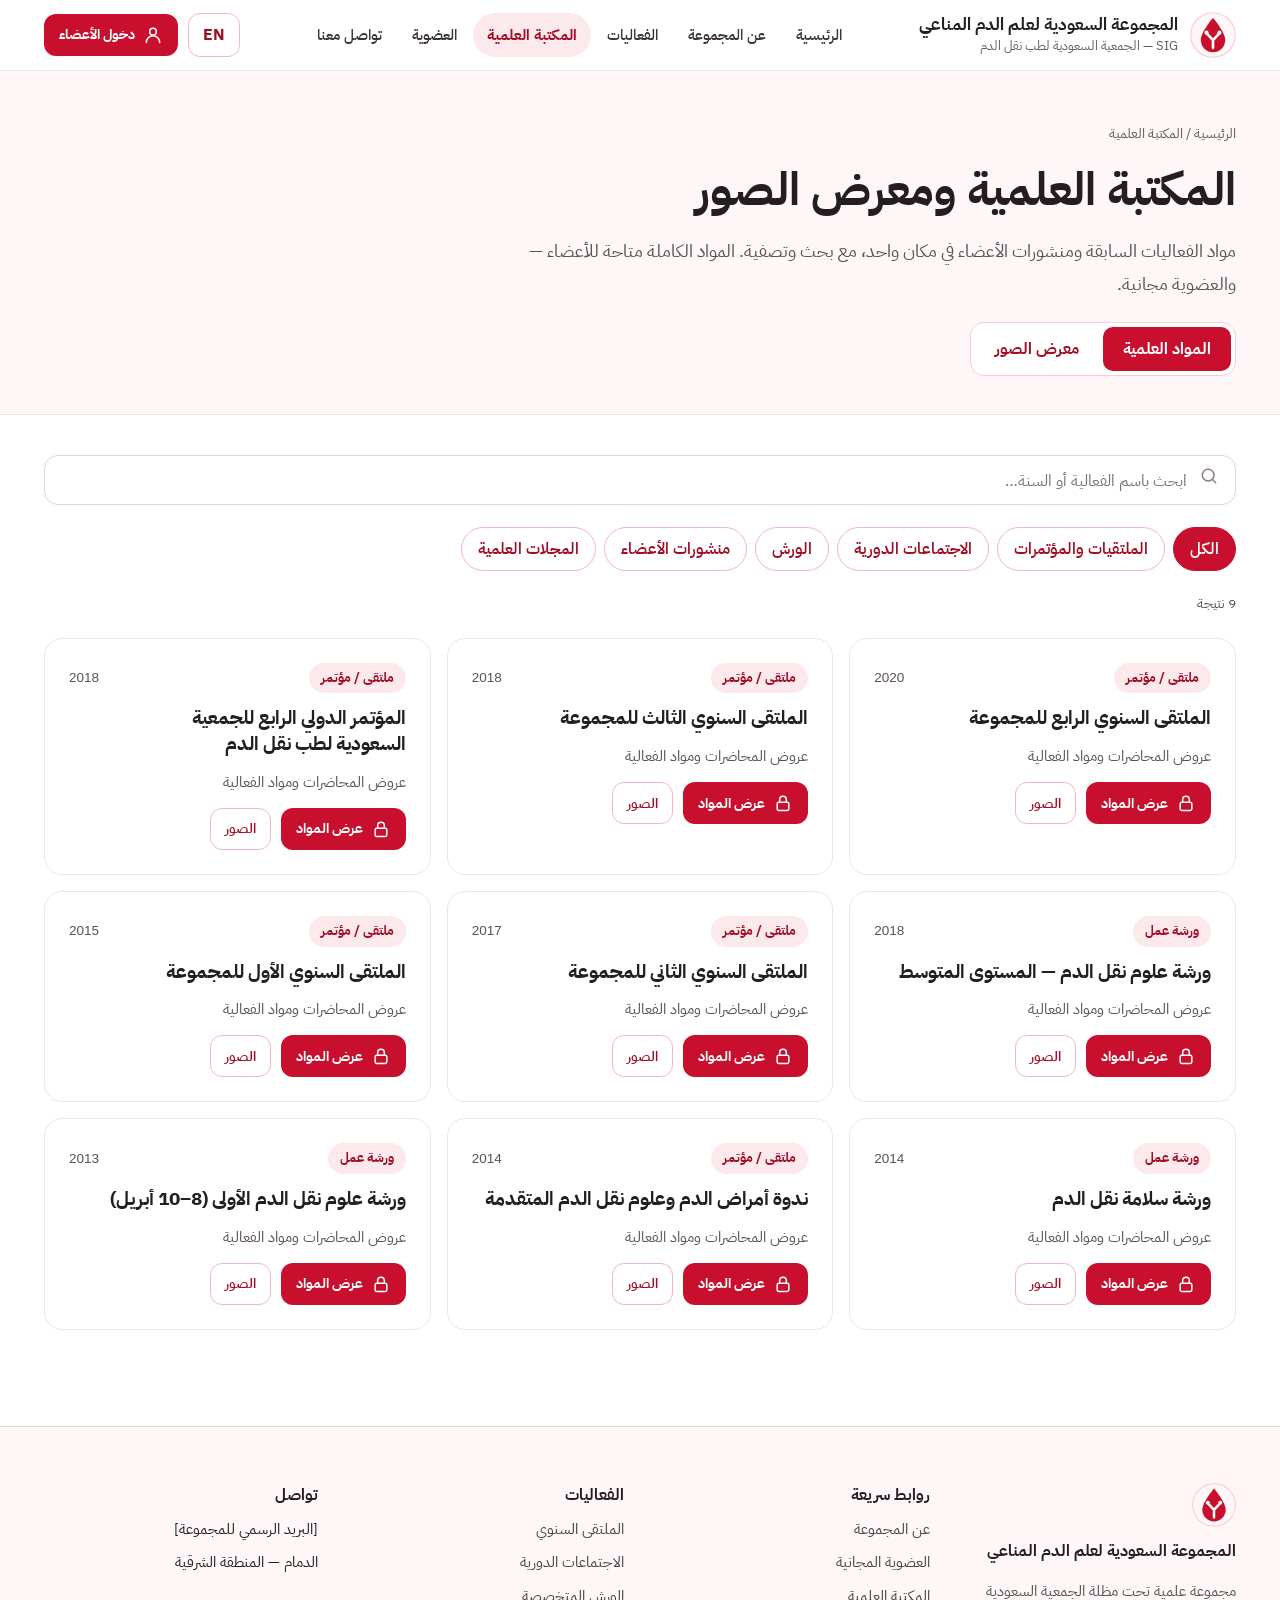
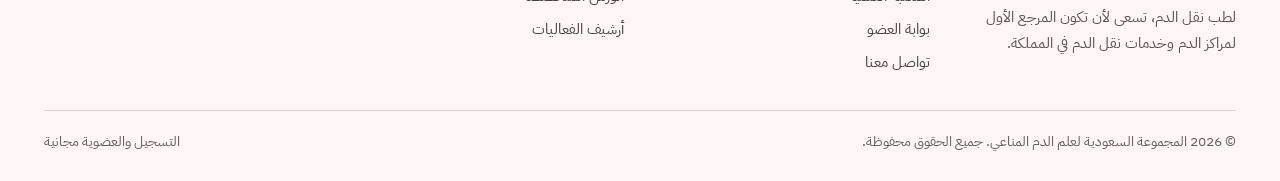
<file: library.html>
<!doctype html>
<html lang="ar" dir="rtl">
<head>
<meta charset="utf-8">
<meta name="viewport" content="width=device-width, initial-scale=1">
<title data-en="Library &amp; gallery — SIG">المكتبة العلمية والصور — SIG</title>
<meta name="description" content="المواد العلمية لفعاليات المجموعة السعودية لعلم الدم المناعي ومنشورات الأعضاء ومعرض الصور.">
<meta name="theme-color" content="#C8102E">
<link rel="icon" href="assets/img/favicon.svg" type="image/svg+xml">
<link rel="preconnect" href="https://fonts.googleapis.com">
<link rel="preconnect" href="https://fonts.gstatic.com" crossorigin>
<link href="https://fonts.googleapis.com/css2?family=IBM+Plex+Sans+Arabic:wght@400;500;600;700&display=swap" rel="stylesheet">
<link rel="stylesheet" href="assets/css/style.css">
</head>
<body data-page="library">
<div id="site-header"></div>
<main>
  <section class="page-hero"><div class="container">
    <span class="crumb" data-en="Home / Library">الرئيسية / المكتبة العلمية</span>
    <h1 data-en="Scientific library &amp; gallery">المكتبة العلمية ومعرض الصور</h1>
    <p data-en="Past event materials and member publications in one place, searchable and filterable. Full materials are for members — and membership is free.">مواد الفعاليات السابقة ومنشورات الأعضاء في مكان واحد، مع بحث وتصفية. المواد الكاملة متاحة للأعضاء — والعضوية مجانية.</p>
    <div class="seg" role="tablist" aria-label="أقسام المكتبة" data-en-aria="Library sections" style="margin-top:8px">
      <button type="button" role="tab" data-tab="materials" aria-selected="true" data-en="Scientific materials">المواد العلمية</button>
      <button type="button" role="tab" data-tab="gallery" aria-selected="false" data-en="Photo gallery">معرض الصور</button>
    </div>
  </div></section>

  <div id="tab-materials" class="container stack" style="--gap:22px;padding-top:40px">
    <label class="search"><span style="color:#8A7E81" id="i-search"></span><span class="sr-only" data-en="Search materials">بحث في المواد</span>
      <input type="search" id="q" placeholder="ابحث باسم الفعالية أو السنة…" data-en-ph="Search by event or year…"></label>
    <div class="chips" role="group" id="cats" aria-label="تصفية حسب النوع" data-en-aria="Filter by type"></div>
    <span class="muted" style="font-size:14px" id="result-line" aria-live="polite"></span>
    <div class="grid" style="--min:340px;--gap:16px" id="items"></div>
  </div>

  <div id="tab-gallery" class="container stack hidden" style="--gap:22px;padding-top:40px">
    <div class="grid" style="--min:280px;--gap:16px" id="albums"></div>
    <div id="album-view" class="stack hidden" style="--gap:20px"></div>
  </div>
</main>
<div id="site-footer"></div>
<script src="assets/js/config.js"></script>
<script src="assets/js/common.js"></script>
<script src="assets/js/store.js"></script>
<script src="assets/js/library.js"></script>
</body>
</html>
</file>
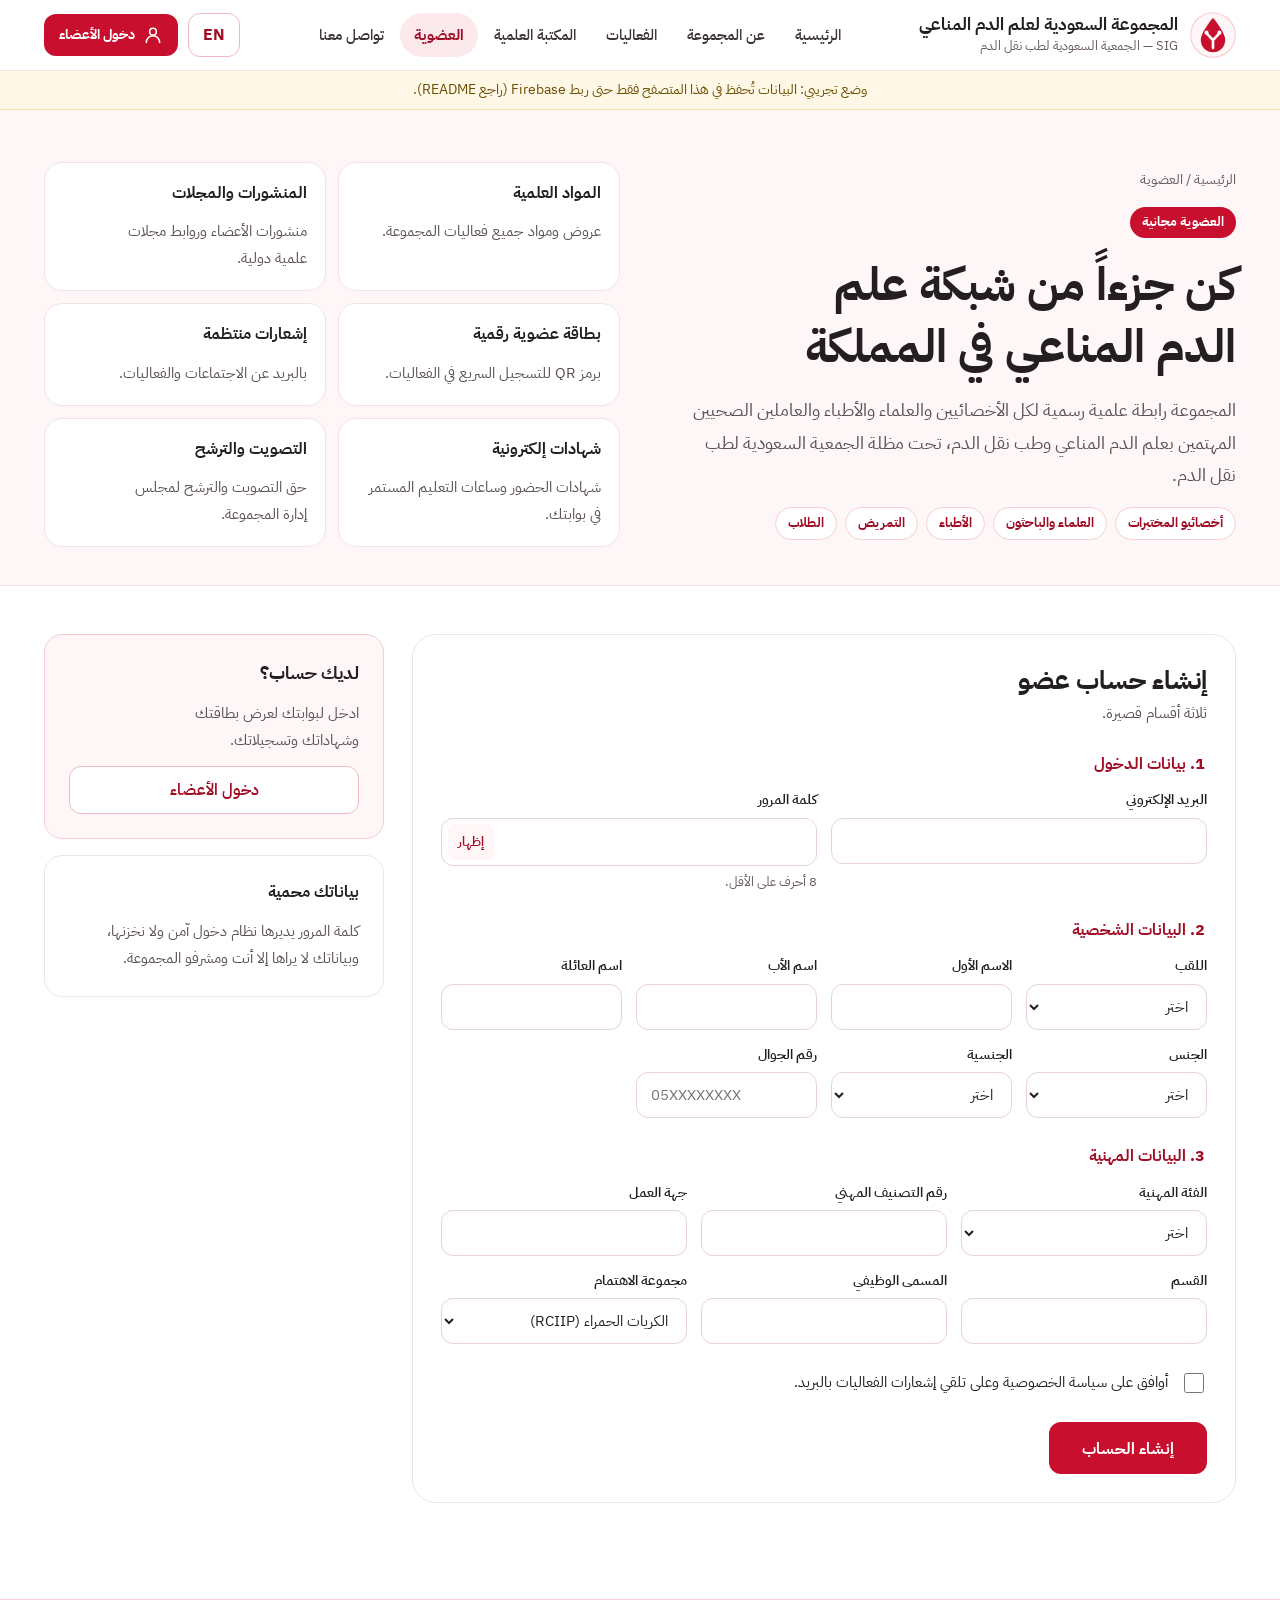
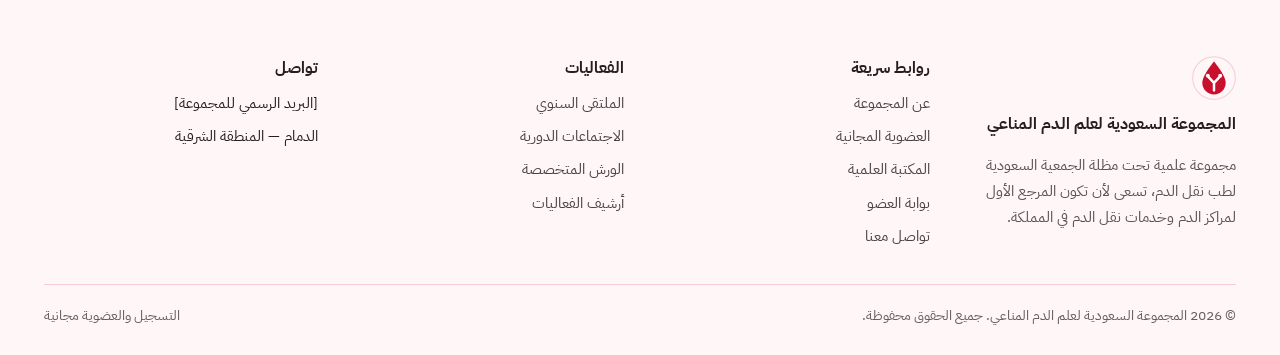
<file: membership.html>
<!doctype html>
<html lang="ar" dir="rtl">
<head>
<meta charset="utf-8">
<meta name="viewport" content="width=device-width, initial-scale=1">
<title data-en="Free membership — SIG">العضوية المجانية — SIG</title>
<meta name="description" content="انضم مجاناً إلى المجموعة السعودية لعلم الدم المناعي واحصل على بطاقة عضوية رقمية وشهادات حضور إلكترونية.">
<meta name="theme-color" content="#C8102E">
<link rel="icon" href="assets/img/favicon.svg" type="image/svg+xml">
<link rel="preconnect" href="https://fonts.googleapis.com">
<link rel="preconnect" href="https://fonts.gstatic.com" crossorigin>
<link href="https://fonts.googleapis.com/css2?family=IBM+Plex+Sans+Arabic:wght@400;500;600;700&display=swap" rel="stylesheet">
<link rel="stylesheet" href="assets/css/style.css">
</head>
<body data-page="membership" data-demo-note>
<div id="site-header"></div>
<main>
  <section class="page-hero"><div class="container" style="display:grid;grid-template-columns:repeat(auto-fit,minmax(min(440px,100%),1fr));gap:40px;align-items:center">
    <div class="stack" style="--gap:16px">
      <span class="crumb" data-en="Home / Membership">الرئيسية / العضوية</span>
      <span class="tag tag-red" data-en="Free membership">العضوية مجانية</span>
      <h1 data-en="Join the Kingdom’s immunohaematology network">كن جزءاً من شبكة علم الدم المناعي في المملكة</h1>
      <p data-en="SIG is an official scientific league for technologists, scientists, physicians and healthcare workers interested in immunohaematology and transfusion medicine, under the Saudi Society of Transfusion Medicine.">المجموعة رابطة علمية رسمية لكل الأخصائيين والعلماء والأطباء والعاملين الصحيين المهتمين بعلم الدم المناعي وطب نقل الدم، تحت مظلة الجمعية السعودية لطب نقل الدم.</p>
      <div class="row" style="--gap:8px">
        <span class="tag tag-outline" data-en="Technologists">أخصائيو المختبرات</span><span class="tag tag-outline" data-en="Scientists">العلماء والباحثون</span><span class="tag tag-outline" data-en="Physicians">الأطباء</span><span class="tag tag-outline" data-en="Nurses">التمريض</span><span class="tag tag-outline" data-en="Students">الطلاب</span>
      </div>
    </div>
    <ul class="grid" style="--min:230px;--gap:12px;list-style:none;margin:0;padding:0">
      <li class="card" style="padding:18px"><strong data-en="Scientific materials">المواد العلمية</strong><p data-en="Slides and materials from every SIG event.">عروض ومواد جميع فعاليات المجموعة.</p></li>
      <li class="card" style="padding:18px"><strong data-en="Publications &amp; journals">المنشورات والمجلات</strong><p data-en="Member publications and links to international journals.">منشورات الأعضاء وروابط مجلات علمية دولية.</p></li>
      <li class="card" style="padding:18px"><strong data-en="Digital membership card">بطاقة عضوية رقمية</strong><p data-en="With a QR code for fast event registration.">برمز QR للتسجيل السريع في الفعاليات.</p></li>
      <li class="card" style="padding:18px"><strong data-en="Regular alerts">إشعارات منتظمة</strong><p data-en="Email alerts about meetings and events.">بالبريد عن الاجتماعات والفعاليات.</p></li>
      <li class="card" style="padding:18px"><strong data-en="Online certificates">شهادات إلكترونية</strong><p data-en="Attendance certificates and CME hours in your portal.">شهادات الحضور وساعات التعليم المستمر في بوابتك.</p></li>
      <li class="card" style="padding:18px"><strong data-en="Vote &amp; stand">التصويت والترشح</strong><p data-en="The right to vote and stand for the SIG board.">حق التصويت والترشح لمجلس إدارة المجموعة.</p></li>
    </ul>
  </div></section>

  <div class="container split" style="padding-top:48px">
    <form id="f-join" class="main panel panel-pad form" style="gap:26px" novalidate>
      <div class="stack" style="--gap:4px"><h2 style="font-size:26px" data-en="Create a member account">إنشاء حساب عضو</h2><span class="muted" style="font-size:14.5px" data-en="Three short sections.">ثلاثة أقسام قصيرة.</span></div>
      <fieldset class="stack" style="--gap:14px"><legend data-en="1. Sign-in details">1. بيانات الدخول</legend>
        <div class="grid" style="--min:240px;--gap:14px">
          <label class="field"><span data-en="Email">البريد الإلكتروني</span><input name="email" type="email" required autocomplete="email" dir="ltr"></label>
          <label class="field"><span data-en="Password">كلمة المرور</span>
            <span class="pw-wrap"><input name="password" type="password" required minlength="8" autocomplete="new-password" dir="ltr"><button type="button" id="pw-toggle" data-en="Show">إظهار</button></span>
            <span class="hint" data-en="At least 8 characters.">8 أحرف على الأقل.</span></label>
        </div>
      </fieldset>
      <fieldset class="stack" style="--gap:14px"><legend data-en="2. Personal details">2. البيانات الشخصية</legend>
        <div class="grid" style="--min:180px;--gap:14px">
          <label class="field"><span data-en="Title">اللقب</span><select name="title" required><option value="" data-en="Select">اختر</option><option value="prof" data-en="Prof.">أ.د.</option><option value="dr" data-en="Dr.">د.</option><option value="mr" data-en="Mr.">أ.</option><option value="ms" data-en="Ms.">أ.</option></select></label>
          <label class="field"><span data-en="First name">الاسم الأول</span><input name="first" required autocomplete="given-name"></label>
          <label class="field"><span data-en="Middle name">اسم الأب</span><input name="middle"></label>
          <label class="field"><span data-en="Last name">اسم العائلة</span><input name="last" required autocomplete="family-name"></label>
          <label class="field"><span data-en="Gender">الجنس</span><select name="gender" required><option value="" data-en="Select">اختر</option><option value="m" data-en="Male">ذكر</option><option value="f" data-en="Female">أنثى</option></select></label>
          <label class="field"><span data-en="Nationality">الجنسية</span><select name="nationality" required>
            <option value="" data-en="Select">اختر</option><option value="sa" data-en="Saudi Arabia">السعودية</option><option value="bh" data-en="Bahrain">البحرين</option><option value="kw" data-en="Kuwait">الكويت</option><option value="ae" data-en="UAE">الإمارات</option><option value="qa" data-en="Qatar">قطر</option><option value="om" data-en="Oman">عُمان</option><option value="eg" data-en="Egypt">مصر</option><option value="jo" data-en="Jordan">الأردن</option><option value="sd" data-en="Sudan">السودان</option><option value="in" data-en="India">الهند</option><option value="pk" data-en="Pakistan">باكستان</option><option value="ph" data-en="Philippines">الفلبين</option><option value="other" data-en="Other">أخرى</option>
          </select></label>
          <label class="field"><span data-en="Mobile number">رقم الجوال</span><input name="mobile" type="tel" required inputmode="tel" placeholder="05XXXXXXXX" dir="ltr"></label>
        </div>
      </fieldset>
      <fieldset class="stack" style="--gap:14px"><legend data-en="3. Professional details">3. البيانات المهنية</legend>
        <div class="grid" style="--min:240px;--gap:14px">
          <label class="field"><span data-en="Professional category">الفئة المهنية</span><select name="category" required><option value="" data-en="Select">اختر</option><option value="tech" data-en="Technologist / technician">أخصائي / فني مختبر</option><option value="sci" data-en="Scientist / researcher">عالم / باحث</option><option value="phys" data-en="Physician">طبيب</option><option value="nurse" data-en="Nurse">تمريض</option><option value="student" data-en="Student">طالب</option><option value="other" data-en="Other">أخرى</option></select></label>
          <label class="field"><span data-en="SCFHS registration no.">رقم التصنيف المهني</span><input name="schs" dir="ltr"></label>
          <label class="field"><span data-en="Institution">جهة العمل</span><input name="org" required autocomplete="organization"></label>
          <label class="field"><span data-en="Department">القسم</span><input name="dept"></label>
          <label class="field"><span data-en="Job title">المسمى الوظيفي</span><input name="job" autocomplete="organization-title"></label>
          <label class="field"><span data-en="Interest group">مجموعة الاهتمام</span><select name="interest"><option value="RCIIP" data-en="Red cells (RCIIP)">الكريات الحمراء (RCIIP)</option><option value="PLIIP" data-en="Platelets &amp; leucocytes (PLIIP)">الصفائح والكريات البيضاء (PLIIP)</option><option value="both" data-en="Both">كلاهما</option></select></label>
        </div>
      </fieldset>
      <label class="consent"><input name="consent" type="checkbox" required><span data-en="I agree to the privacy policy and to receive event alerts by email.">أوافق على سياسة الخصوصية وعلى تلقي إشعارات الفعاليات بالبريد.</span></label>
      <div class="form-msg err hidden" role="alert"></div>
      <button type="submit" class="btn btn-primary" style="align-self:flex-start;min-height:52px;padding:0 32px" data-en="Create account">إنشاء الحساب</button>
    </form>

    <div id="join-done" class="main panel panel-pad stack hidden" style="--gap:20px;align-items:flex-start"></div>

    <aside class="side stack" style="--gap:16px">
      <div class="card card-rose">
        <strong style="font-size:18px" data-en="Already a member?">لديك حساب؟</strong>
        <p data-en="Sign in to see your card, certificates and registrations.">ادخل لبوابتك لعرض بطاقتك وشهاداتك وتسجيلاتك.</p>
        <a class="btn btn-outline" href="portal.html" data-en="Member login">دخول الأعضاء</a>
      </div>
      <div class="card">
        <strong data-en="Your data is protected">بياناتك محمية</strong>
        <p data-en="Passwords are handled by the secure sign-in system and never stored by us; your details are visible only to you and SIG admins.">كلمة المرور يديرها نظام دخول آمن ولا نخزنها، وبياناتك لا يراها إلا أنت ومشرفو المجموعة.</p>
      </div>
    </aside>
  </div>
</main>
<div id="site-footer"></div>
<script src="assets/vendor/qrcode.js"></script>
<script src="assets/js/config.js"></script>
<script src="assets/js/common.js"></script>
<script src="assets/js/store.js"></script>
<script src="assets/js/membership.js"></script>
</body>
</html>
</file>
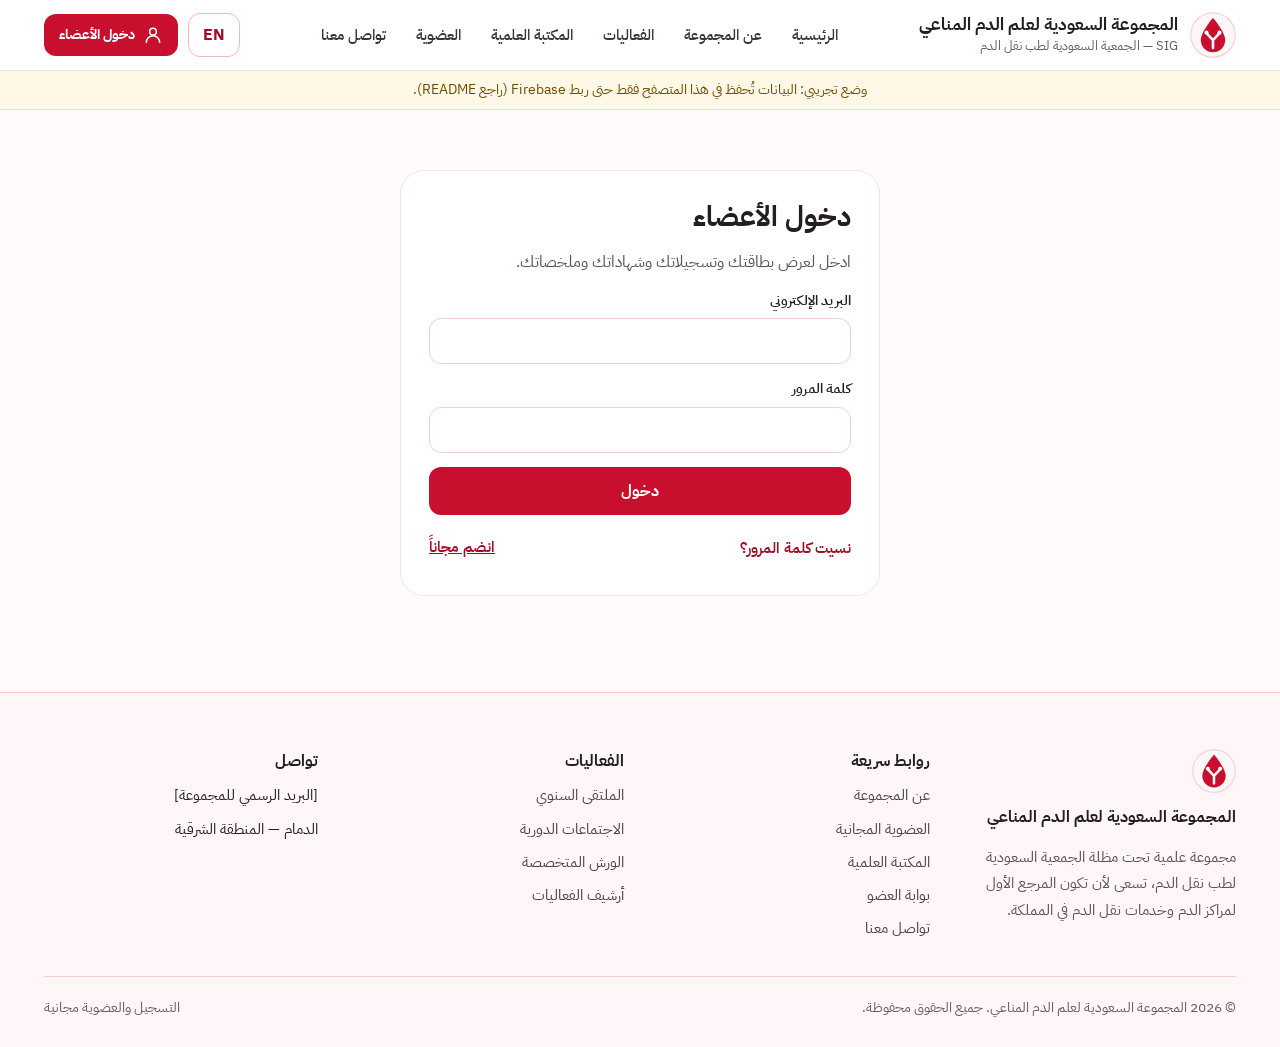
<file: portal.html>
<!doctype html>
<html lang="ar" dir="rtl">
<head>
<meta charset="utf-8">
<meta name="viewport" content="width=device-width, initial-scale=1">
<title data-en="Member portal — SIG">بوابة العضو — SIG</title>
<meta name="robots" content="noindex">
<meta name="theme-color" content="#C8102E">
<link rel="icon" href="assets/img/favicon.svg" type="image/svg+xml">
<link rel="preconnect" href="https://fonts.googleapis.com">
<link rel="preconnect" href="https://fonts.gstatic.com" crossorigin>
<link href="https://fonts.googleapis.com/css2?family=IBM+Plex+Sans+Arabic:wght@400;500;600;700&display=swap" rel="stylesheet">
<link rel="stylesheet" href="assets/css/style.css">
</head>
<body data-page="portal" class="soft" data-demo-note>
<div id="site-header"></div>
<main class="container" style="padding-top:36px">
  <p id="loading" class="muted" data-en="Loading…">جارٍ التحميل…</p>

  <section id="auth-view" class="hidden" style="max-width:480px;margin:24px auto 0">
    <form id="f-login" class="panel panel-pad form" novalidate>
      <h1 style="font-size:28px" data-en="Member login">دخول الأعضاء</h1>
      <p class="muted" data-en="Sign in to see your card, registrations, certificates and abstracts.">ادخل لعرض بطاقتك وتسجيلاتك وشهاداتك وملخصاتك.</p>
      <label class="field"><span data-en="Email">البريد الإلكتروني</span><input name="email" type="email" required autocomplete="email" dir="ltr"></label>
      <label class="field"><span data-en="Password">كلمة المرور</span><input name="password" type="password" autocomplete="current-password" dir="ltr"></label>
      <div class="form-msg hidden" role="alert"></div>
      <button type="submit" class="btn btn-primary btn-block" data-en="Sign in">دخول</button>
      <div class="row between" style="font-size:14.5px">
        <button type="button" id="forgot" style="background:none;border:0;color:var(--red-d);cursor:pointer;padding:8px 0;font-weight:600" data-en="Forgot password?">نسيت كلمة المرور؟</button>
        <a href="membership.html" style="font-weight:600" data-en="Join for free">انضم مجاناً</a>
      </div>
    </form>
  </section>

  <section id="portal-view" class="hidden stack" style="--gap:24px">
    <div class="row between" style="align-items:flex-end">
      <div class="stack" style="--gap:4px"><span class="muted" style="font-size:14px" data-en="Member portal">بوابة العضو</span><h1 style="font-size:32px" id="hello"></h1></div>
    </div>
    <div class="split" style="gap:24px">
      <nav class="side-nav" style="flex:1 1 240px;min-width:0" aria-label="أقسام البوابة" data-en-aria="Portal sections">
        <button type="button" data-sec="card" aria-current="page" data-en="My card">بطاقتي</button>
        <button type="button" data-sec="regs" data-en="My registrations">تسجيلاتي</button>
        <button type="button" data-sec="certs" data-en="My certificates">شهاداتي</button>
        <button type="button" data-sec="abs" data-en="My abstracts">ملخصاتي البحثية</button>
        <button type="button" data-sec="profile" data-en="Profile">الملف الشخصي</button>
        <hr>
        <a href="admin.html" id="admin-link" class="hidden" style="color:var(--red-d);font-weight:600" data-en="Dashboard (admins)">لوحة التحكم (للمشرفين)</a>
        <button type="button" id="signout" data-en="Sign out">تسجيل الخروج</button>
      </nav>
      <div class="stack" style="flex:999 1 640px;min-width:0;--gap:18px" id="sections">
        <section data-panel="card" class="panel panel-pad row" style="--gap:28px"></section>
        <section data-panel="regs" class="panel panel-pad stack hidden"></section>
        <section data-panel="certs" class="panel panel-pad stack hidden"></section>
        <section data-panel="abs" class="panel panel-pad stack hidden"></section>
        <section data-panel="profile" class="panel panel-pad stack hidden"></section>
      </div>
    </div>
  </section>
</main>
<div id="site-footer"></div>
<script src="assets/vendor/qrcode.js"></script>
<script src="assets/js/config.js"></script>
<script src="assets/js/common.js"></script>
<script src="assets/js/store.js"></script>
<script src="assets/js/portal.js"></script>
</body>
</html>
</file>
<file: assets/css/style.css>
/* SIG — Saudi Immunohaematology Group | light identity, red accent */
:root{
  --red:#C8102E; --red-d:#A10D25; --ink:#231F20; --muted:#5B5053; --muted2:#685C5F;
  --line:#F1E4E6; --rose50:#FFF6F7; --rose100:#FCE9EC; --rose200:#F6CDD4; --rose300:#F0B9C2;
  --green:#1E6B43; --green-bg:#E3F4EA; --orange:#8A3B00; --orange-bg:#FDEBD8;
  --blue:#1E40AF; --blue-bg:#E6EEFD; --gray-bg:#F4EFF0; --soft:#FFFBFB;
  --radius:18px; --font:'GE SS Two','IBM Plex Sans Arabic',Arial,sans-serif;
}
*{box-sizing:border-box}
html{scroll-behavior:smooth}
body{margin:0;font-family:var(--font);color:var(--ink);background:#fff;line-height:1.6;-webkit-font-smoothing:antialiased}
body.soft{background:var(--soft)}
img{max-width:100%;display:block}
a{color:var(--red-d)}a:hover{color:var(--red)}
button,input,select,textarea{font-family:inherit;font-size:inherit;color:inherit}
:focus-visible{outline:3px solid var(--rose300);outline-offset:2px}
h1,h2,h3{line-height:1.35;margin:0;text-wrap:balance}
p{margin:0;text-wrap:pretty}
.sr-only{position:absolute;width:1px;height:1px;overflow:hidden;clip:rect(0 0 0 0);white-space:nowrap}
.hidden{display:none !important}
.container{max-width:1240px;margin:0 auto;padding-inline:24px}
.latin{font-family:Arial,sans-serif}
.muted{color:var(--muted)}
.stack{display:flex;flex-direction:column;gap:var(--gap,16px)}
.row{display:flex;flex-wrap:wrap;gap:var(--gap,12px);align-items:center}
.between{justify-content:space-between}
.grid{display:grid;gap:var(--gap,18px);grid-template-columns:repeat(auto-fit,minmax(min(var(--min,320px),100%),1fr))}

/* buttons */
.btn{display:inline-flex;align-items:center;justify-content:center;gap:8px;min-height:48px;padding:0 22px;border-radius:12px;border:1.5px solid transparent;font-weight:700;font-size:15.5px;text-decoration:none;cursor:pointer;transition:background .15s,border-color .15s;white-space:nowrap}
.btn-primary{background:var(--red);color:#fff}.btn-primary:hover{background:var(--red-d);color:#fff}
.btn-outline{background:#fff;color:var(--red-d);border-color:var(--rose300);font-weight:600}.btn-outline:hover{background:var(--rose50);color:var(--red-d)}
.btn-soft{background:var(--rose100);color:var(--red-d)}.btn-soft:hover{background:var(--rose200);color:var(--red-d)}
.btn-sm{min-height:42px;padding:0 14px;font-size:14px}
.btn-block{width:100%}
.btn[disabled]{opacity:.6;cursor:wait}
.icon{width:20px;height:20px;flex:0 0 auto}

/* tags & badges */
.tag{display:inline-flex;align-items:center;gap:6px;align-self:flex-start;font-size:13px;font-weight:700;padding:5px 12px;border-radius:999px}
.tag-red{background:var(--red);color:#fff}
.tag-rose{background:var(--rose100);color:var(--red-d)}
.tag-outline{background:#fff;color:var(--red-d);border:1px solid var(--rose200)}
.tag-green{background:var(--green-bg);color:var(--green)}
.tag-orange{background:var(--orange-bg);color:var(--orange)}
.tag-blue{background:var(--blue-bg);color:var(--blue)}
.tag-gray{background:var(--gray-bg);color:var(--muted)}
.code-tag{font-family:Arial,sans-serif;letter-spacing:.06em}

/* header */
.site-header{background:#fff;border-bottom:1px solid var(--line);position:relative;z-index:20}
.header-inner{display:flex;flex-wrap:wrap;align-items:center;gap:14px 24px;padding-block:12px}
.brand{display:flex;align-items:center;gap:12px;text-decoration:none;color:var(--ink)}
.brand strong{display:block;font-size:16.5px;line-height:1.3}
.brand small{display:block;font-size:12.5px;color:var(--muted2)}
.main-nav{display:flex;flex-wrap:wrap;gap:2px;flex:1 1 480px;justify-content:center}
.main-nav a{display:inline-flex;align-items:center;min-height:44px;padding:0 14px;border-radius:999px;text-decoration:none;font-size:15px;font-weight:500;color:#3B3335}
.main-nav a:hover{background:var(--rose50);color:var(--red-d)}
.main-nav a[aria-current="page"]{background:var(--rose100);color:var(--red-d);font-weight:700}
.header-actions{display:flex;align-items:center;gap:10px}
.lang-btn{min-height:44px;min-width:52px;padding:0 14px;border-radius:12px;border:1.5px solid var(--rose300);background:#fff;color:var(--red-d);font-weight:700;cursor:pointer}
.menu-btn{display:none;min-height:44px;min-width:44px;border-radius:12px;border:1.5px solid var(--rose300);background:#fff;color:var(--red-d);cursor:pointer;align-items:center;justify-content:center}
@media (max-width:900px){
  .menu-btn{display:inline-flex;margin-inline-start:auto}
  .main-nav{display:none;flex:1 1 100%;flex-direction:column;align-items:stretch;order:5;padding-bottom:8px}
  .main-nav.open{display:flex}
  .main-nav a{border-radius:12px}
  .header-actions{order:4;flex:1 1 100%;justify-content:flex-end}
  .brand small{display:none}
}

/* ticker */
.ticker{display:flex;align-items:stretch;background:var(--rose100);border-bottom:1px solid var(--rose200);overflow:hidden}
.ticker-label{flex:0 0 auto;background:var(--red);color:#fff;font-size:14px;font-weight:700;padding:10px 18px;position:relative;z-index:1}
.ticker-viewport{flex:1 1 auto;overflow:hidden;display:flex;align-items:center}
.ticker-track{display:inline-flex;width:max-content;gap:48px;padding-inline:24px;white-space:nowrap;font-size:14px;color:#5A1420;animation:tickerAr 45s linear infinite}
html[dir="ltr"] .ticker-track{animation-name:tickerEn}
.ticker-track span{display:inline-flex;align-items:center;gap:10px}
.ticker-track span::before{content:"";width:6px;height:6px;border-radius:50%;background:var(--red)}
.ticker:hover .ticker-track{animation-play-state:paused}
@keyframes tickerAr{from{transform:translateX(0)}to{transform:translateX(50%)}}
@keyframes tickerEn{from{transform:translateX(0)}to{transform:translateX(-50%)}}
@media (prefers-reduced-motion:reduce){.ticker-track{animation:none}}

/* page hero */
.page-hero{background:var(--rose50);border-bottom:1px solid var(--line)}
.page-hero .container{padding-block:52px 38px;display:flex;flex-direction:column;gap:14px}
.crumb{font-size:14px;color:var(--muted2)}
.page-hero h1{font-size:clamp(30px,3.6vw,46px);font-weight:700}
.page-hero p{font-size:17.5px;line-height:1.85;color:var(--muted);max-width:780px}

/* home hero */
.hero{background:var(--rose50);border-bottom:1px solid var(--line)}
.hero .container{padding-block:72px 84px;display:grid;grid-template-columns:repeat(auto-fit,minmax(min(440px,100%),1fr));gap:48px;align-items:center}
.hero h1{font-size:clamp(32px,4.2vw,54px);line-height:1.22;font-weight:700}
.hero-text{font-size:18px;line-height:1.85;color:var(--muted);max-width:560px}
.event-card{background:#fff;border:1px solid var(--line);border-radius:22px;padding:30px;box-shadow:0 24px 48px -28px rgba(161,13,37,.35);display:flex;flex-direction:column;gap:18px}
.event-card h2{font-size:25px}
.meta-list{display:flex;flex-direction:column;gap:10px;font-size:15px;color:#4A4043}
.meta-list div{display:flex;align-items:center;gap:10px;flex-wrap:wrap}
.meta-list svg{color:var(--red)}
.countdown{display:grid;grid-template-columns:repeat(4,minmax(0,1fr));gap:10px}
.countdown div{background:var(--rose50);border:1px solid var(--rose200);border-radius:14px;padding:14px 6px;display:flex;flex-direction:column;align-items:center;gap:2px}
.countdown b{font-size:28px;color:var(--red-d);font-family:Arial,sans-serif;font-variant-numeric:tabular-nums}
.countdown span{font-size:12.5px;color:var(--muted2)}
.stats{display:grid;grid-template-columns:repeat(auto-fit,minmax(min(220px,100%),1fr));border:1px solid var(--line);border-radius:18px;background:#fff;margin-top:-36px;position:relative;overflow:hidden}
.stats div{padding:24px 26px;display:flex;flex-direction:column;gap:2px;border-inline-start:1px solid var(--line)}
.stats b{font-size:34px;color:var(--red);line-height:1.15}
.stats span{color:var(--muted);font-size:15px}

/* sections & cards */
.section{padding-block:72px 8px}
.section-head{display:flex;justify-content:space-between;align-items:flex-end;gap:16px;flex-wrap:wrap;margin-bottom:28px}
.section-head h2{font-size:clamp(26px,2.6vw,34px)}
.section-head p{color:var(--muted);font-size:17px;line-height:1.8;max-width:720px;margin-top:8px}
.card{border:1px solid var(--line);border-radius:var(--radius);background:#fff;padding:24px;display:flex;flex-direction:column;gap:12px}
.card-rose{background:var(--rose50);border-color:var(--rose200)}
.card h3{font-size:19px}
.card p{color:var(--muted);font-size:15px;line-height:1.8}
a.card{text-decoration:none;color:var(--ink);transition:border-color .15s,transform .15s}
a.card:hover{border-color:var(--rose300);transform:translateY(-2px)}
.icon-box{width:48px;height:48px;border-radius:14px;background:var(--rose100);color:var(--red);display:inline-flex;align-items:center;justify-content:center}
.cta-band{border-radius:26px;background:var(--rose100);border:1px solid var(--rose200);padding:clamp(28px,4vw,48px);display:grid;grid-template-columns:repeat(auto-fit,minmax(min(400px,100%),1fr));gap:36px;align-items:center}
.check-list{list-style:none;margin:0;padding:0;display:flex;flex-direction:column;gap:12px}
.check-list li{display:flex;gap:12px;align-items:flex-start;background:#fff;border-radius:14px;padding:16px 18px;font-size:15.5px}
.check-list li::before{content:"";flex:0 0 22px;height:22px;background:no-repeat center/22px url("data:image/svg+xml,%3Csvg xmlns='http://www.w3.org/2000/svg' viewBox='0 0 24 24' fill='none' stroke='%23C8102E' stroke-width='2.4' stroke-linecap='round' stroke-linejoin='round'%3E%3Cpath d='M5 12l5 5L20 7'/%3E%3C/svg%3E")}
.avatar{flex:0 0 auto;width:60px;height:60px;border-radius:50%;background:var(--rose100);color:var(--red-d);font-weight:700;font-size:19px;display:inline-flex;align-items:center;justify-content:center;font-family:Arial,sans-serif}
.avatar-sm{width:44px;height:44px;font-size:15px}
.avatar-lg{width:120px;height:120px;font-size:38px}
.person{display:flex;gap:14px;align-items:center}
.person strong{display:block;font-size:17.5px}
.person .role{font-size:14px;font-weight:600;color:var(--red-d)}
.num{flex:0 0 auto;width:36px;height:36px;border-radius:50%;background:#fff;border:1px solid var(--rose200);color:var(--red-d);font-weight:700;display:inline-flex;align-items:center;justify-content:center;font-family:Arial,sans-serif}
.empty{border:1.5px dashed var(--rose300);border-radius:20px;padding:44px 24px;display:flex;flex-direction:column;align-items:center;gap:12px;text-align:center;background:var(--rose50)}

/* segmented, chips, tabs */
.seg{display:inline-flex;align-self:flex-start;gap:4px;background:#fff;border:1px solid var(--rose200);border-radius:14px;padding:4px}
.seg button{min-height:44px;padding:0 20px;border-radius:10px;border:0;background:transparent;color:var(--red-d);font-weight:700;cursor:pointer}
.seg button[aria-pressed="true"],.seg button[aria-selected="true"]{background:var(--red);color:#fff}
.chips{display:flex;flex-wrap:wrap;gap:8px}
.chips button{min-height:44px;padding:0 16px;border-radius:999px;border:1.5px solid var(--rose300);background:#fff;color:var(--red-d);font-weight:600;cursor:pointer}
.chips button[aria-pressed="true"]{background:var(--red);border-color:var(--red);color:#fff}
.tabs{display:flex;gap:4px;padding:8px 16px 0;border-bottom:1px solid var(--line);overflow-x:auto}
.tabs button{flex:0 0 auto;min-height:46px;padding:0 16px;border:0;border-bottom:3px solid transparent;background:transparent;color:var(--muted);font-weight:500;cursor:pointer}
.tabs button[aria-selected="true"]{border-bottom-color:var(--red);color:var(--red-d);font-weight:700}
.tab-panel{padding:26px 30px 30px}

/* forms */
.form{display:flex;flex-direction:column;gap:14px}
.field{display:flex;flex-direction:column;gap:6px;font-size:14px;font-weight:600}
.field input,.field select,.field textarea,.input{min-height:46px;border-radius:12px;border:1px solid #E6D3D7;padding:0 14px;font-size:15px;background:#fff;font-weight:400;width:100%}
.field textarea{padding:12px 14px;resize:vertical;min-height:120px}
.field input:focus,.field select:focus,.field textarea:focus,.input:focus{border-color:var(--rose300);outline:none;box-shadow:0 0 0 3px var(--rose100)}
.field .hint{font-size:12.5px;font-weight:400;color:var(--muted2)}
.field input[type="file"]{padding:10px;min-height:auto}
.pw-wrap{display:flex;align-items:center;border:1px solid #E6D3D7;border-radius:12px;background:#fff;padding-inline-end:6px}
.pw-wrap input{border:0 !important;box-shadow:none !important;flex:1 1 auto;min-width:0}
.pw-wrap button{min-height:36px;padding:0 10px;border:0;border-radius:8px;background:var(--rose50);color:var(--red-d);font-weight:600;cursor:pointer;font-size:13px}
fieldset{border:0;padding:0;margin:0}
legend{font-size:16px;font-weight:700;color:var(--red-d);padding-bottom:12px}
.consent{display:flex;gap:12px;align-items:flex-start;font-size:14.5px;line-height:1.7;font-weight:400}
.consent input{width:20px;height:20px;margin-top:3px;accent-color:var(--red)}
.search{display:flex;align-items:center;gap:10px;min-height:50px;border:1px solid #E6D3D7;border-radius:14px;padding:0 16px;background:#fff}
.search input{flex:1 1 auto;border:0;outline:none;min-height:46px;font-size:15.5px;background:transparent}
.form-msg{font-size:14px;font-weight:600;padding:12px 14px;border-radius:12px}
.form-msg.err{background:var(--rose100);color:var(--red-d)}
.form-msg.ok{background:var(--green-bg);color:var(--green)}

/* layout helpers */
.split{display:flex;flex-wrap:wrap;gap:28px;align-items:flex-start}
.split > .main{flex:999 1 560px;min-width:0}
.split > .side{flex:1 1 340px;min-width:0}
.panel{border:1px solid var(--line);border-radius:24px;background:#fff}
.panel-pad{padding:28px}
.side-nav{background:#fff;border:1px solid var(--line);border-radius:20px;padding:10px;display:flex;flex-direction:column;gap:4px}
.side-nav button,.side-nav a{min-height:48px;display:flex;justify-content:space-between;align-items:center;gap:10px;padding:0 14px;border:0;border-radius:12px;background:transparent;color:#3B3335;font-size:15px;text-align:start;cursor:pointer;text-decoration:none}
.side-nav button:hover,.side-nav a:hover{background:var(--rose50)}
.side-nav [aria-current="page"]{background:var(--rose100);color:var(--red-d);font-weight:700}
.side-nav hr{border:0;height:1px;background:var(--line);margin:6px 4px;width:auto}
.count{font-size:12.5px;font-weight:700;color:var(--red-d);font-family:Arial,sans-serif}

/* timeline */
.timeline{list-style:none;margin:0;padding:0;border-inline-start:2px solid var(--rose200)}
.timeline li{position:relative;padding-inline-start:32px;padding-bottom:24px}
.timeline li::before{content:"";position:absolute;inset-inline-start:-9px;top:6px;width:16px;height:16px;border-radius:50%;background:#fff;border:3px solid var(--red)}

/* tables */
.table-wrap{background:#fff;border:1px solid var(--line);border-radius:20px;overflow-x:auto}
table.data{width:100%;min-width:640px;border-collapse:collapse;font-size:14.5px}
table.data th{background:var(--rose100);padding:12px 16px;text-align:start;font-weight:700;white-space:nowrap}
table.data td{padding:12px 16px;border-top:1px solid var(--line);vertical-align:middle}

/* ticket / member card / qr */
.qr{background:#fff;padding:8px;border-radius:10px;border:1px solid var(--line);display:inline-flex;line-height:0}
.qr svg{width:var(--qr,132px);height:var(--qr,132px)}
.ticket{border:1px dashed var(--rose300);border-radius:18px;padding:18px;display:flex;flex-direction:column;align-items:center;gap:10px;background:var(--rose50);width:100%}
.member-card{width:100%;max-width:460px;aspect-ratio:1.6/1;border-radius:22px;background:#fff;border:1.5px solid var(--rose200);box-shadow:0 24px 48px -30px rgba(161,13,37,.5);padding:22px;display:flex;justify-content:space-between;gap:14px;position:relative;overflow:hidden}
.member-card::before{content:"";position:absolute;inset-inline-start:-60px;bottom:-70px;width:200px;height:200px;border-radius:50%;background:var(--rose100)}
.member-card > *{position:relative}
.member-card .mc-info{display:flex;flex-direction:column;justify-content:space-between;min-width:0}
.member-card .qr svg{--qr:104px}
.success-icon{width:56px;height:56px;border-radius:50%;background:var(--green-bg);color:var(--green);display:inline-flex;align-items:center;justify-content:center}
.steps{list-style:none;margin:0;padding:0;display:flex;flex-direction:column;gap:10px}
.steps li{display:flex;gap:12px;align-items:center;padding:12px 14px;border-radius:12px;background:#FAFAFA}
.steps li b{width:28px;height:28px;border-radius:50%;display:inline-flex;align-items:center;justify-content:center;font-size:13px;background:#E9E2E3;color:var(--muted);font-family:Arial,sans-serif}
.steps li.done{background:var(--green-bg)}.steps li.done b{background:var(--green);color:#fff}
.steps li.now{background:var(--rose50);font-weight:700}.steps li.now b{background:var(--red);color:#fff}
.progress3{display:grid;grid-template-columns:repeat(3,minmax(0,1fr));gap:8px}
.progress3 span{height:8px;border-radius:999px;background:#EFE6E8}
.progress3 span.done{background:var(--green)}.progress3 span.now{background:var(--red)}

/* faq */
details.faq{border-top:1px solid var(--line)}
details.faq summary{min-height:54px;display:flex;justify-content:space-between;align-items:center;gap:12px;padding:0 16px;cursor:pointer;font-weight:600;list-style:none}
details.faq summary::-webkit-details-marker{display:none}
details.faq summary::after{content:"+";color:var(--red);font-size:20px;font-family:Arial,sans-serif}
details.faq[open] summary::after{content:"−"}
details.faq p{padding:0 16px 16px;color:var(--muted);font-size:14.5px;line-height:1.8}

/* gallery */
.album{border:1px solid var(--line);border-radius:18px;overflow:hidden;background:#fff;cursor:pointer;display:flex;flex-direction:column;text-align:start;padding:0;color:var(--ink)}
.album-cover{height:170px;width:100%;background:var(--rose100);display:flex;align-items:center;justify-content:center;color:var(--red);position:relative;overflow:hidden}
.album-cover img{width:100%;height:100%;object-fit:cover}
.album-body{padding:16px 18px;display:flex;flex-direction:column;gap:4px}
.photo{aspect-ratio:4/3;border-radius:14px;background:var(--rose50);border:1px solid var(--rose200);display:flex;align-items:center;justify-content:center;color:var(--muted2);font-size:13.5px;overflow:hidden}
.photo img{width:100%;height:100%;object-fit:cover}

/* footer */
.site-footer{background:var(--rose50);border-top:1px solid var(--rose200);margin-top:96px}
.site-footer .container{padding-block:56px 28px;display:flex;flex-direction:column;gap:36px}
.footer-grid{display:grid;grid-template-columns:repeat(auto-fit,minmax(min(220px,100%),1fr));gap:32px}
.footer-grid nav{display:flex;flex-direction:column;gap:10px}
.footer-grid nav a{color:#4A4043;text-decoration:none;font-size:14.5px}
.footer-grid nav a:hover{color:var(--red-d)}
.social{display:flex;gap:8px;flex-wrap:wrap}
.social a{width:44px;height:44px;border-radius:12px;background:#fff;border:1px solid var(--rose200);color:var(--red-d);display:inline-flex;align-items:center;justify-content:center}
.footer-bottom{border-top:1px solid var(--rose200);padding-top:20px;display:flex;justify-content:space-between;gap:12px;flex-wrap:wrap;font-size:13.5px;color:var(--muted2)}

/* demo note & toast */
.demo-note{background:#FFF8E6;border-bottom:1px solid #F3DFA8;color:#6B4E00;font-size:13.5px;text-align:center;padding:8px 16px}
.toast{position:fixed;inset-inline:0;bottom:24px;margin:auto;width:max-content;max-width:calc(100% - 32px);background:#fff;border:1px solid var(--rose200);color:var(--ink);box-shadow:0 18px 40px -20px rgba(35,31,32,.35);padding:14px 20px;border-radius:14px;font-weight:600;z-index:100;animation:toastIn .2s ease}
@keyframes toastIn{from{opacity:0;transform:translateY(8px)}to{opacity:1;transform:none}}

/* print */
@media print{
  .site-header,.site-footer,.ticker,.demo-note,.no-print{display:none !important}
  body{background:#fff}
}
</file>
